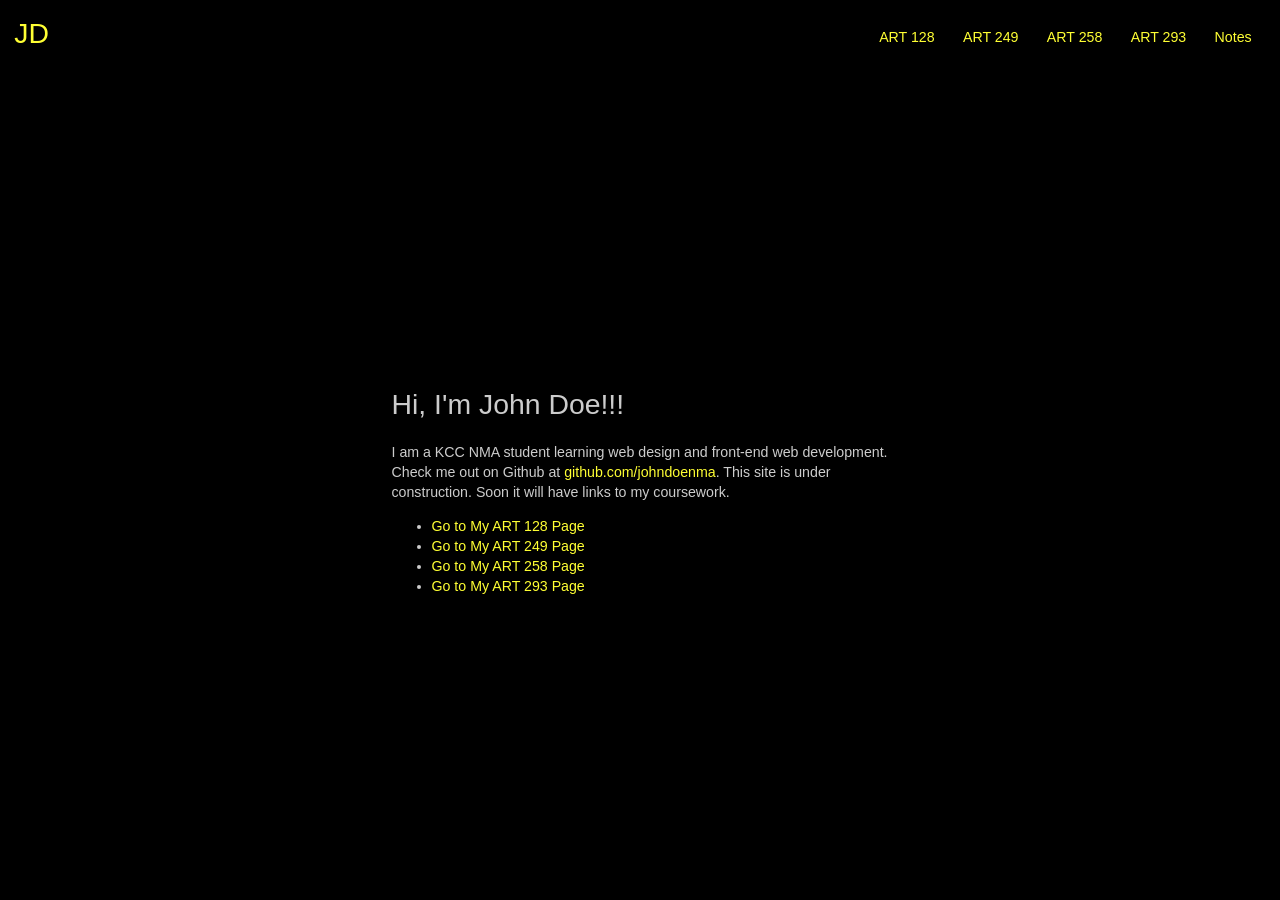
<file: index.html>
<!doctype html>
<html lang="en">

<head>
    <meta charset="utf-8">
    <title>John Doe</title>
    <meta name="description" content="This is my Student Site" />

    <!-- FOR SMALL SCREENS -->
    <meta name="viewport" content="width=device-width, initial-scale=1.0" />

    <!-- FOR IE/EDGE -->
    <meta http-equiv="X-UA-Compatible" content="ie=edge" />

    <!-- MAIN CSS -->
    <link href="css/style.css" rel="stylesheet" type="text/css" />

</head>

<body>

    <header class="site-header">

        <div class="site-id">
            <h1><a href="index.html">JD</a></h1>
        </div>

        <nav class="site-nav">
            <ul>
                <li><a href="art128/index.html">ART 128</a></li>
                <li><a href="art249/index.html">ART 249</a></li>
                <li><a href="art258/index.html">ART 258</a></li>
                <li><a href="art293/index.html">ART 293</a></li>
                <li><a href="notes/index.html">Notes</a></li>
            </ul>
        </nav>

    </header>

    <main class="site-main">

        <div class="container">

            <h1>Hi, I'm John Doe!!!</h1>
            <p>I am a KCC NMA student learning web design and front-end web development. Check me out on Github at <a
                    href="https://github.com/johndoenma">github.com/johndoenma</a>. This site is under
                construction. Soon it will have links to my coursework. </p>
            <ul>
                <li><a href="art128/index.html">Go to My ART 128 Page</a></li>
                <li><a href="art249/index.html">Go to My ART 249 Page</a></li>
                <li><a href="art258/index.html">Go to My ART 258 Page</a></li>
                <li><a href="art293/index.html">Go to My ART 293 Page</a></li>
            </ul>
        </div>

    </main>



</body>

</html>
</file>
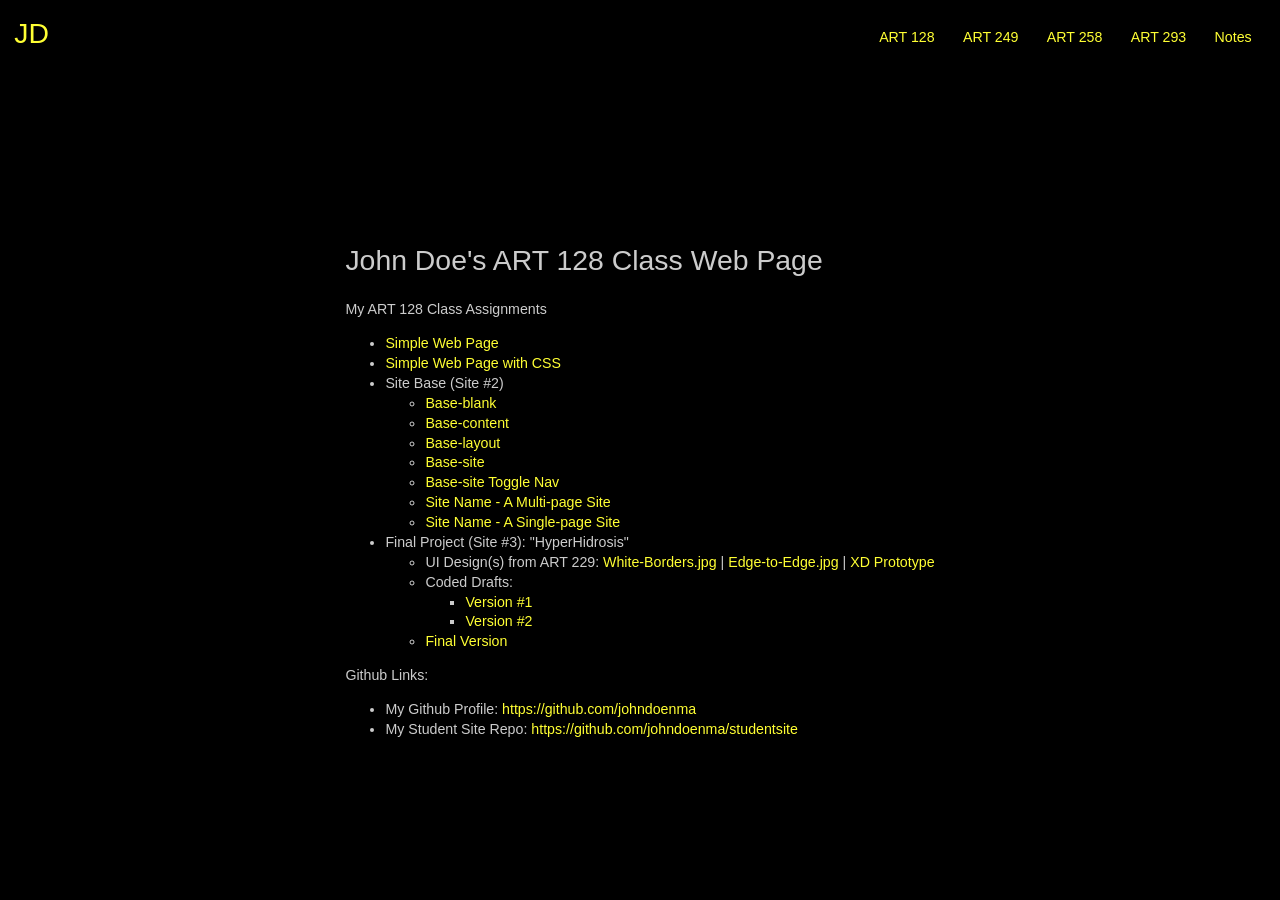
<file: art128/index.html>
<!doctype html>
<html lang="en">

<head>
    <meta charset="utf-8">
    <title>John Doe | ART 128</title>
    <meta name="description" content="This is my Student Site" />

    <!-- FOR SMALL SCREENS -->
    <meta name="viewport" content="width=device-width, initial-scale=1.0" />

    <!-- FOR IE/EDGE -->
    <meta http-equiv="X-UA-Compatible" content="ie=edge" />

    <!-- MAIN CSS -->
    <link href="../css/style.css" rel="stylesheet" type="text/css" />

</head>

<body>

    <header class="site-header">

        <div class="site-id">
            <h1><a href="../index.html">JD</a></h1>
        </div>

        <nav class="site-nav">
            <ul>
                <li><a href="../art128/index.html">ART 128</a></li>
                <li><a href="../art249/index.html">ART 249</a></li>
                <li><a href="../art258/index.html">ART 258</a></li>
                <li><a href="../art293/index.html">ART 293</a></li>
                <li><a href="../notes/index.html">Notes</a></li>
            </ul>
        </nav>

    </header>

    <main class="site-main">

        <div class="container">

            <h1>John Doe's ART 128 Class Web Page</h1>
            <p>My ART 128 Class Assignments</p>
            <ul>
                <li><a href="simplewebpage.html">Simple Web Page</a></li>
                <li><a href="simplewebpagewithcss/index.html">Simple Web Page with CSS</a></li>
                <li>Site Base (Site #2)
                    <ul>
                        <li><a href="base-blank/index.html">Base-blank</a></li>
                        <li><a href="base-content/index.html">Base-content</a></li>
                        <li><a href="base-layout/index.html">Base-layout</a></li>
                        <li><a href="base-site/index.html">Base-site</a></li>
                        <li><a href="base-site-togglenav/index.html">Base-site Toggle Nav</a></li>
                        <li><a href="sitename-multipage/">Site Name - A Multi-page Site</a></li>
                        <li><a href="sitename-singlepage/">Site Name - A Single-page Site</a></li>
                    </ul>
                </li>
                <li>Final Project (Site #3): "HyperHidrosis"
                    <ul>
                        <li>UI Design(s) from ART 229: <a href="ART229-final-ui1.jpg">White-Borders.jpg</a> | <a
                                href="ART229-final-ui2.jpg">Edge-to-Edge.jpg</a> | <a
                                href="https://xd.adobe.com/view/2e03d48f-bca7-49eb-63c3-27435bf8c062-5832/">XD
                                Prototype</a></li>
                        <li>Coded Drafts:
                            <ul>
                                <li><a href="final-v1/index.html">Version #1</a></li>
                                <li><a href="final-v2/index.html">Version #2</a></li>
                            </ul>
                        </li>
                        <li><a href="final/index.html">Final Version</a></li>
                    </ul>
                </li>
            </ul>


            <p>Github Links:</p>
            <ul>
                <li>My Github Profile: <a href="https://github.com/johndoenma">https://github.com/johndoenma</a></li>
                <li>My Student Site Repo: <a
                        href="https://github.com/johndoenma/studentsite">https://github.com/johndoenma/studentsite</a>
                </li>
            </ul>

        </div>

    </main>



</body>

</html>
</file>
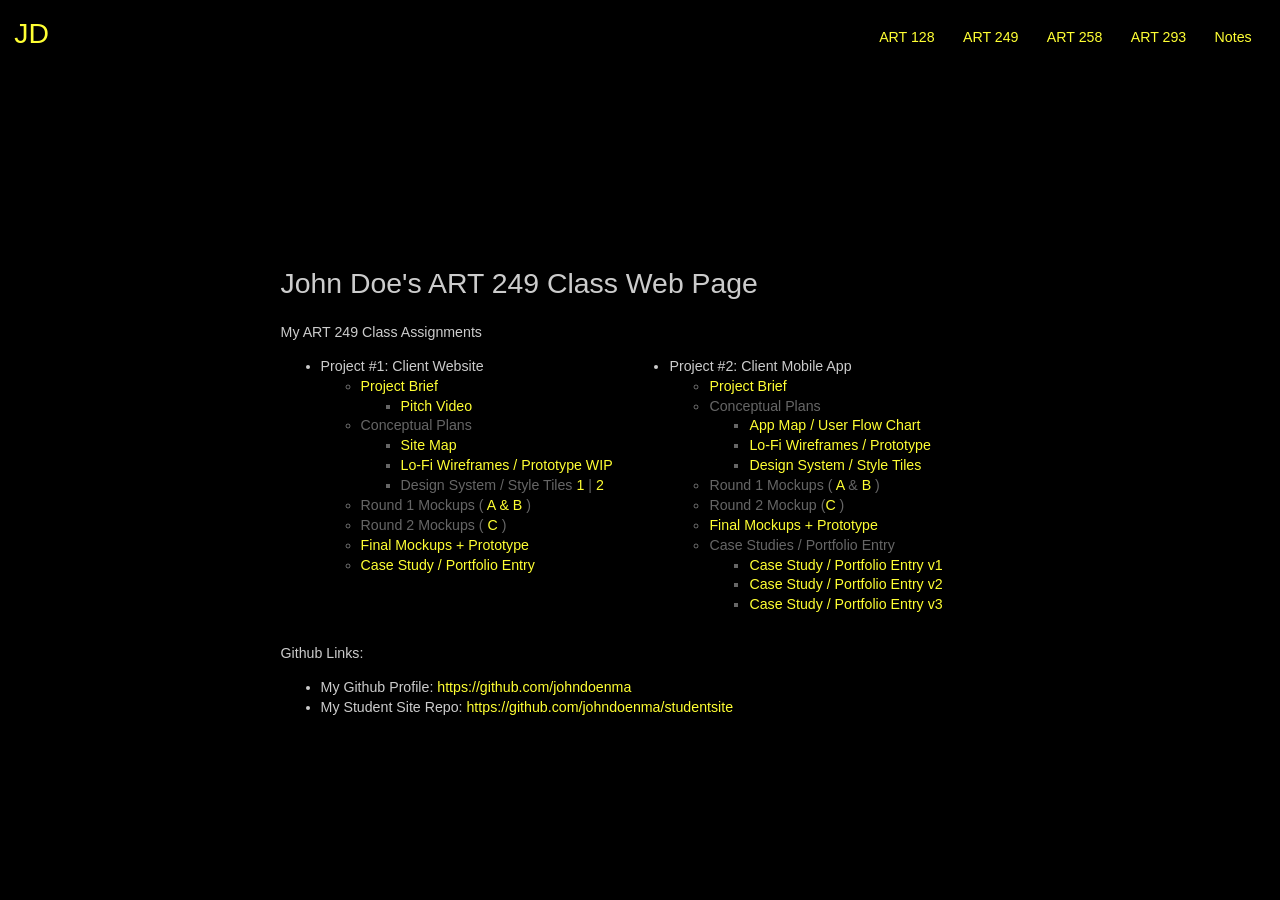
<file: art249/index.html>
<!doctype html>
<html lang="en">

<head>
    <meta charset="utf-8">
    <title>John Doe | ART 249</title>
    <meta name="description" content="This is my Student Site" />

    <!-- FOR SMALL SCREENS -->
    <meta name="viewport" content="width=device-width, initial-scale=1.0" />

    <!-- FOR IE/EDGE -->
    <meta http-equiv="X-UA-Compatible" content="ie=edge" />

    <!-- MAIN CSS -->
    <link href="../css/style.css" rel="stylesheet" type="text/css" />

</head>

<body>

    <header class="site-header">

        <div class="site-id">
            <h1><a href="../index.html">JD</a></h1>
        </div>

        <nav class="site-nav">
            <ul>
                <li><a href="../art128/index.html">ART 128</a></li>
                <li><a href="../art249/index.html">ART 249</a></li>
                <li><a href="../art258/index.html">ART 258</a></li>
                <li><a href="../art293/index.html">ART 293</a></li>
                <li><a href="../notes/index.html">Notes</a></li>
            </ul>
        </nav>

    </header>

    <main class="site-main">
        <div class="container">

            <h1>John Doe's ART 249 Class Web Page</h1>
            <p>My ART 249 Class Assignments</p>
            <ul class="list-two-col list-assignments">
                <li>Project #1: Client Website
                    <ul>
                        <li><a
                                href="https://docs.google.com/document/d/1B0cOzvvNh30CNDyc6u_kPFTY7KdVY8amzreCXE_mMa8/edit?usp=sharing">Project
                                Brief</a></li>
                        <ul>
                            <li><a href="https://www.loom.com/share/137b140c922d444d8935aeef42d9f862">Pitch
                                    Video</a></li>
                        </ul>
                        <li>Conceptual Plans</li>
                        <ul>
                            <li><a href="https://xd.adobe.com/view/c7bf1268-f0c8-401e-93f7-4887b2dd30ac-92ec/">Site
                                    Map</a>
                            </li>
                            <li><a href="https://xd.adobe.com/view/8cf1c9bb-8175-4dac-acef-9e45a5024d6e-d9a2/">Lo-Fi
                                    Wireframes / Prototype WIP</a></li>
                            <li>Design System / Style Tiles <a href="LY-StyleTile–1.png">1</a> | <a
                                    href="LY-StyleTile–2.png">2</a></li>
                        </ul>
                        <li>Round
                            1 Mockups
                            ( <a href="https://xd.adobe.com/view/06ef56f8-cefa-4114-9c62-db53da1ada9b-53bc/">A &
                                B</a> )</li>
                        <li>Round
                            2 Mockups
                            ( <a href="https://xd.adobe.com/view/6e04800c-2376-4b9b-90fb-33191c3377fe-3b57/">C</a> )
                        </li>
                        <li><a href="https://xd.adobe.com/view/1a6b9d46-94db-4326-ad5e-9e8d37dcb101-4f38/">Final
                                Mockups +
                                Prototype</a> </li>
                        <li><a href="https://xd.adobe.com/view/d6649e3f-2fc6-4ddd-8bab-18a861430e08-8337/">Case
                                Study /
                                Portfolio Entry</a> </li>
                    </ul>
                </li>
                <li>Project #2: Client Mobile App
                    <ul>
                        <li><a
                                href="https://docs.google.com/document/d/1VR4ZKwotV5U3i7olV_aSej_nAfOapTs00cOL0qgRDew/edit?usp=sharing">Project
                                Brief</a></li>
                        <li>Conceptual Plans</li>
                        <ul>
                            <li><a
                                    href="https://drive.google.com/file/d/1wRLkBF-uLRrO1pYoAdE__d-n-KNXkKJg/view?usp=sharing">App
                                    Map / User Flow Chart</a></li>
                            <li><a href="https://xd.adobe.com/view/7ef60cbe-1d77-4ab2-8aad-4a33a1465457-2ba5/">Lo-Fi
                                    Wireframes / Prototype</a> </li>
                            <li><a href="https://xd.adobe.com/view/c6eed390-e24c-471b-bbc5-d56e81fb75b9-93bd/">Design
                                    System
                                    / Style Tiles</a> </li>
                        </ul>
                        <li>Round 1 Mockups ( <a href="StyleTileA.png">A</a> & <a href="StyleTileB.png">B</a> )
                        </li>
                        <li>Round 2
                            Mockup (<a href="https://xd.adobe.com/view/cbcf665b-16eb-459d-9958-aca514ffb821-9e9c/">C</a>
                            )</li>
                        <li><a href="https://xd.adobe.com/view/7f07715d-f097-47b0-b7b6-31df0e6ece8a-2a54/"> Final
                                Mockups +
                                Prototype</a></li>
                        <li>Case Studies / Portfolio Entry</li>
                        <ul>
                            <li><a href="https://xd.adobe.com/view/d355ad18-a335-4a4f-bb72-14b62f6df897-8606/">Case
                                    Study /
                                    Portfolio Entry v1</a> </li>
                            <li><a href="https://xd.adobe.com/view/1c786889-9600-4335-91cd-8c9e9b7bc5ce-492b/">Case
                                    Study /
                                    Portfolio Entry v2</a></li>
                            <li><a href="https://xd.adobe.com/view/84530343-884c-47ce-aeb5-a715ee66c103-d100/">Case
                                    Study /
                                    Portfolio Entry v3</a></li>
                        </ul>
                    </ul>
                </li>
            </ul>


            <p>Github Links:</p>
            <ul>
                <li>My Github Profile: <a href="https://github.com/johndoenma">https://github.com/johndoenma</a></li>
                <li>My Student Site Repo: <a
                        href="https://github.com/johndoenma/studentsite">https://github.com/johndoenma/studentsite</a>
                </li>
            </ul>

        </div>

    </main>



</body>

</html>
</file>
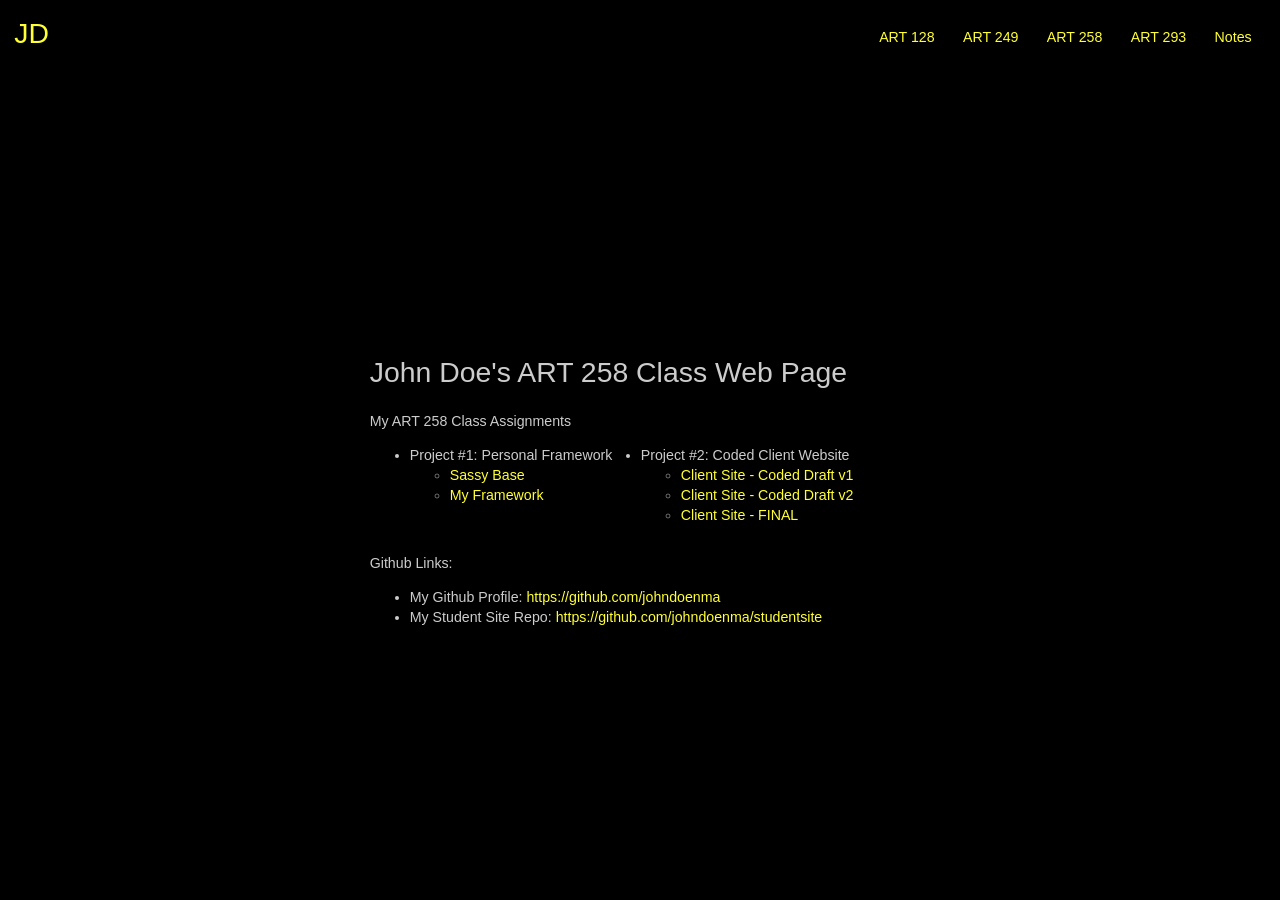
<file: art258/index.html>
<!doctype html>
<html lang="en">

<head>
    <meta charset="utf-8">
    <title>John Doe | ART 258</title>
    <meta name="description" content="This is my Student Site" />

    <!-- FOR SMALL SCREENS -->
    <meta name="viewport" content="width=device-width, initial-scale=1.0" />

    <!-- FOR IE/EDGE -->
    <meta http-equiv="X-UA-Compatible" content="ie=edge" />

    <!-- MAIN CSS -->
    <link href="../css/style.css" rel="stylesheet" type="text/css" />

</head>

<body>

    <header class="site-header">

        <div class="site-id">
            <h1><a href="../index.html">JD</a></h1>
        </div>

        <nav class="site-nav">
            <ul>
                <li><a href="../art128/index.html">ART 128</a></li>
                <li><a href="../art249/index.html">ART 249</a></li>
                <li><a href="../art258/index.html">ART 258</a></li>
                <li><a href="../art293/index.html">ART 293</a></li>
                <li><a href="../notes/index.html">Notes</a></li>
            </ul>
        </nav>

    </header>

    <main class="site-main">

        <div class="container">

            <h1>John Doe's ART 258 Class Web Page</h1>
            <p>My ART 258 Class Assignments</p>
            <ul class="list-two-col list-assignments">
                <li>Project #1: Personal Framework
                    <ul>
                        <li><a href="https://johndoenma.github.io/my-sassybase-2020/">Sassy Base</a></li>
                        <li><a href="https://johndoenma.github.io/mypersonalframework-2020/">My Framework</a></li>
                    </ul>
                </li>
                <li>Project #2: Coded Client Website
                    <ul>
                        <li><a href="beardpapa-v1/index.html">Client Site - Coded Draft v1</a></li>
                        <li><a href="beardpapa-v2/index.html">Client Site - Coded Draft v2</a></li>
                        <li><a href="https://johndoenma.github.io/beardpapa">Client Site - FINAL</a></li>
                    </ul>
                </li>
            </ul>


            <p>Github Links:</p>
            <ul>
                <li>My Github Profile: <a href="https://github.com/johndoenma">https://github.com/johndoenma</a></li>
                <li>My Student Site Repo: <a
                        href="https://github.com/johndoenma/studentsite">https://github.com/johndoenma/studentsite</a>
                </li>
            </ul>

        </div>

    </main>



</body>

</html>
</file>
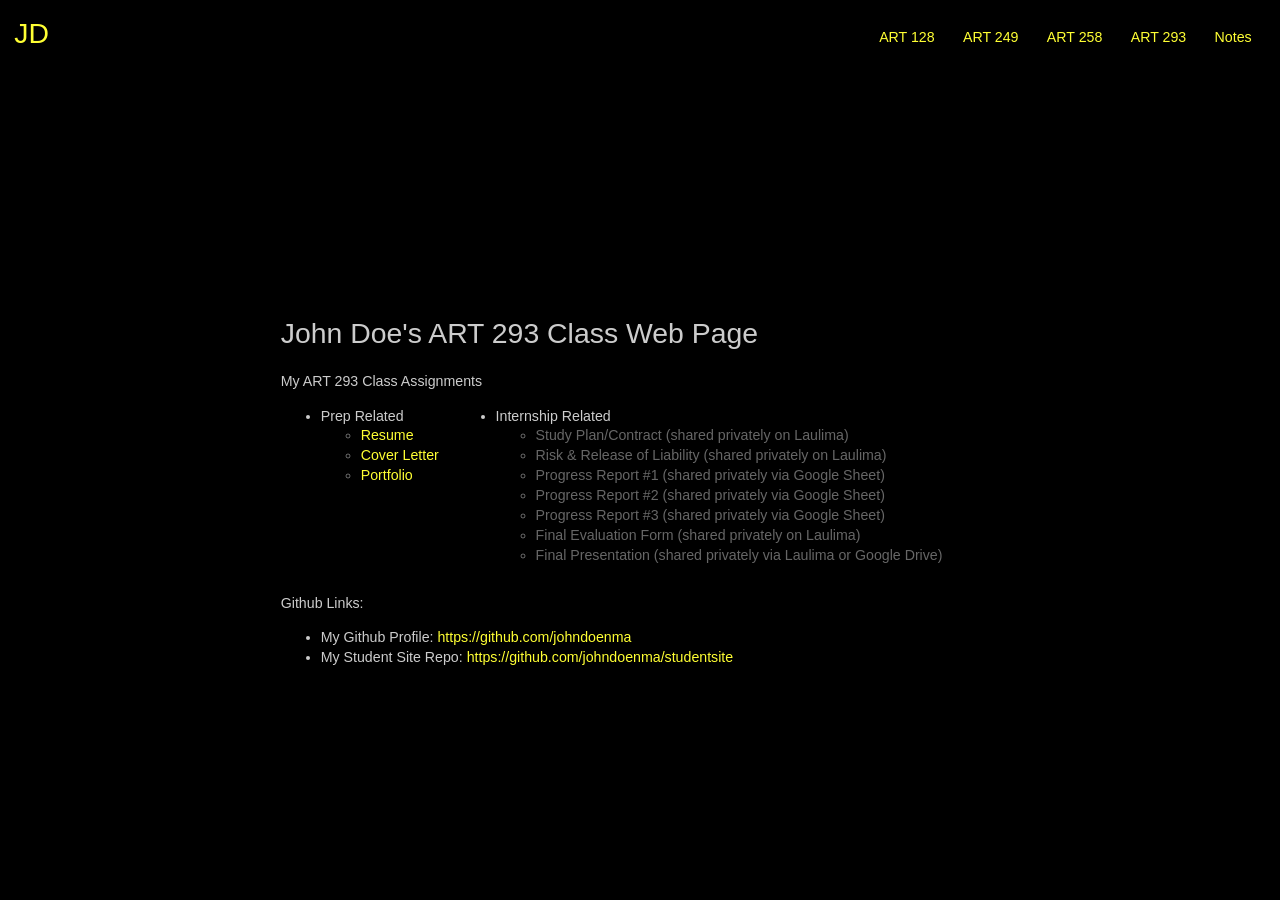
<file: art293/index.html>
<!doctype html>
<html lang="en">

<head>
    <meta charset="utf-8">
    <title>John Doe | ART 293</title>
    <meta name="description" content="This is my Student Site" />

    <!-- FOR SMALL SCREENS -->
    <meta name="viewport" content="width=device-width, initial-scale=1.0" />

    <!-- FOR IE/EDGE -->
    <meta http-equiv="X-UA-Compatible" content="ie=edge" />

    <!-- MAIN CSS -->
    <link href="../css/style.css" rel="stylesheet" type="text/css" />

</head>

<body>

    <header class="site-header">

        <div class="site-id">
            <h1><a href="../index.html">JD</a></h1>
        </div>

        <nav class="site-nav">
            <ul>
                <li><a href="../art128/index.html">ART 128</a></li>
                <li><a href="../art249/index.html">ART 249</a></li>
                <li><a href="../art258/index.html">ART 258</a></li>
                <li><a href="../art293/index.html">ART 293</a></li>
                <li><a href="../notes/index.html">Notes</a></li>
            </ul>
        </nav>

    </header>

    <main class="site-main">

        <div class="container">

            <h1>John Doe's ART 293 Class Web Page</h1>
            <p>My ART 293 Class Assignments</p>
            <ul class="list-two-col list-assignments">
                <li>Prep Related
                    <ul>
                        <li><a href="johndoe-resume.pdf">Resume</a></li>
                        <li><a
                                href="https://docs.google.com/document/d/1ggvfz1Ajre3muOTLtT6R_kLm5dLchMcpEduzI1lsxDU/edit?usp=sharing">Cover
                                Letter</a></li>
                        <li><a
                                href="http://nma.kcc.hawaii.edu/gargiulo/tests/portfolios/customportfolio1/index.html">Portfolio</a>
                        </li>
                    </ul>
                </li>
                <li>Internship Related
                    <ul>
                        <li>Study Plan/Contract (shared privately on Laulima)</li>
                        <li>Risk & Release of Liability (shared privately on Laulima)</li>
                        <li>Progress Report #1 (shared privately via Google Sheet)</li>
                        <li>Progress Report #2 (shared privately via Google Sheet)</li>
                        <li>Progress Report #3 (shared privately via Google Sheet)</li>
                        <li>Final Evaluation Form (shared privately on Laulima)</li>
                        <li>Final Presentation (shared privately via Laulima or Google Drive)</li>
                    </ul>
                </li>
            </ul>


            <p>Github Links:</p>
            <ul>
                <li>My Github Profile: <a href="https://github.com/johndoenma">https://github.com/johndoenma</a></li>
                <li>My Student Site Repo: <a
                        href="https://github.com/johndoenma/studentsite">https://github.com/johndoenma/studentsite</a>
                </li>
            </ul>

        </div>

    </main>



</body>

</html>
</file>
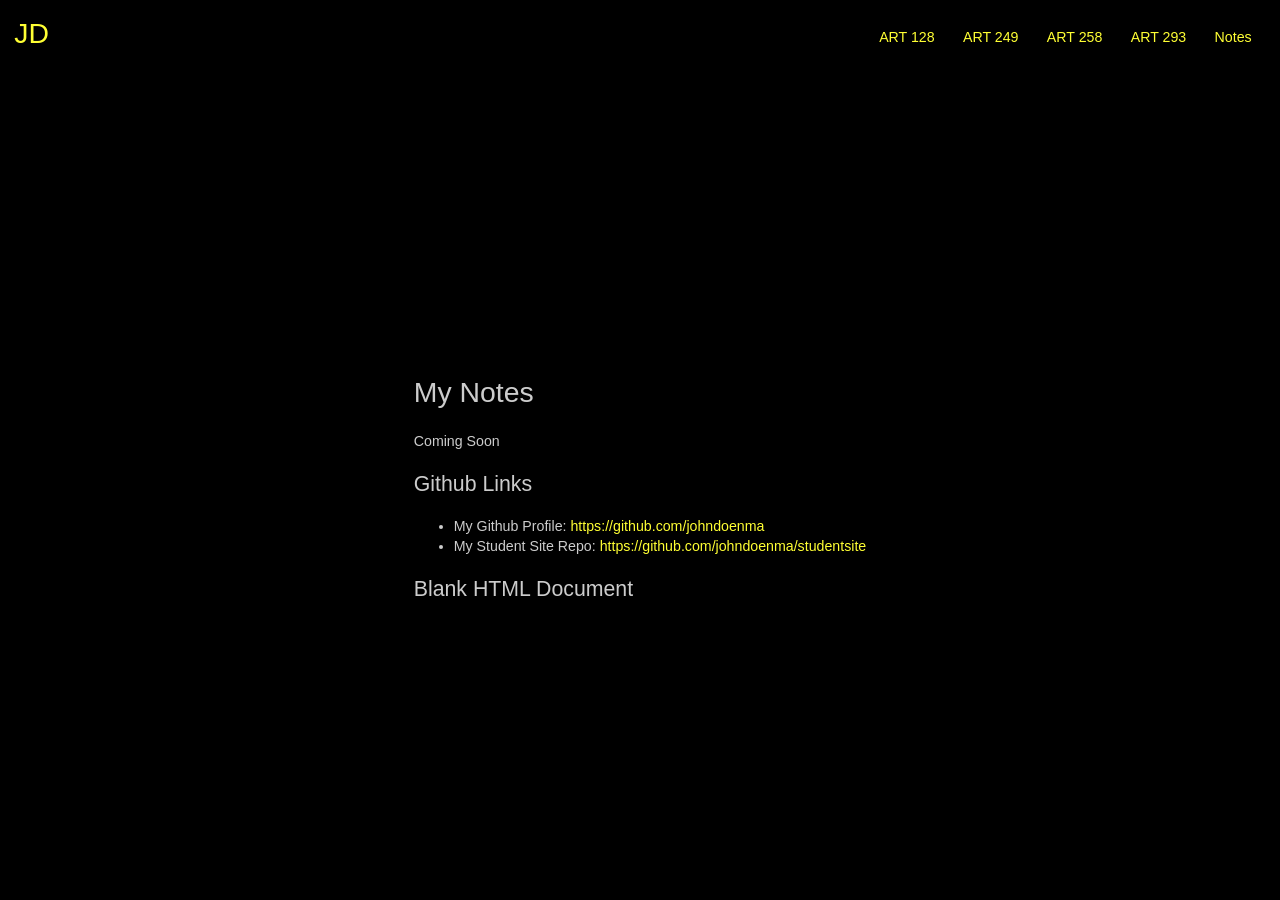
<file: notes/index.html>
<!doctype html>
<html lang="en">

<head>
    <meta charset="utf-8">
    <title>John Doe | Notes</title>
    <meta name="description" content="This is my Student Site" />

    <!-- FOR SMALL SCREENS -->
    <meta name="viewport" content="width=device-width, initial-scale=1.0" />

    <!-- FOR IE/EDGE -->
    <meta http-equiv="X-UA-Compatible" content="ie=edge" />

    <!-- MAIN CSS -->
    <link href="../css/style.css" rel="stylesheet" type="text/css" />

</head>

<body>

    <header class="site-header">

        <div class="site-id">
            <h1><a href="../index.html">JD</a></h1>
        </div>

        <nav class="site-nav">
            <ul>
                <li><a href="../art128/index.html">ART 128</a></li>
                <li><a href="../art249/index.html">ART 249</a></li>
                <li><a href="../art258/index.html">ART 258</a></li>
                <li><a href="../art293/index.html">ART 293</a></li>
                <li><a href="../notes/index.html">Notes</a></li>
            </ul>
        </nav>

    </header>

    <main class="site-main">

        <div class="container">

            <h1>My Notes</h1>
            <p>Coming Soon</p>

            <h2>Github Links</h2>
            <ul>
                <li>My Github Profile: <a href="https://github.com/johndoenma">https://github.com/johndoenma</a></li>
                <li>My Student Site Repo: <a
                        href="https://github.com/johndoenma/studentsite">https://github.com/johndoenma/studentsite</a>
                </li>
            </ul>

            <h2>Blank HTML Document</h2>
            <script src="https://gist.github.com/johndoenma/e68ae39160c46be3c7d9d504fe49dc18.js"></script>
        </div>

    </main>


</body>

</html>
</file>
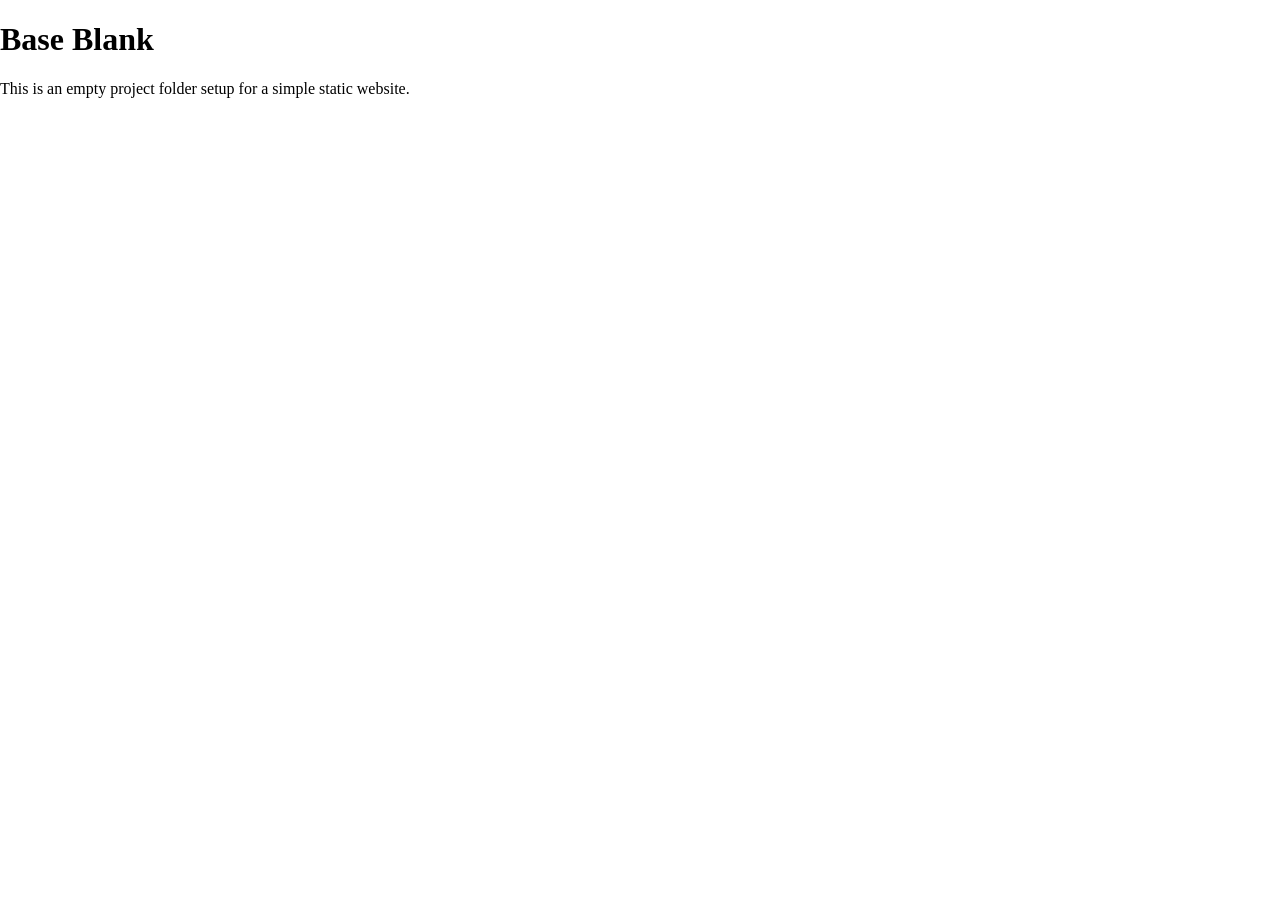
<file: art128/base-blank/index.html>
<!doctype html>
<html lang="en">
<head>
    <meta charset="ut-8" />
    <title>Site Base | Base Blank</title>
    <meta name="description" content="This is a Starter HTML, CSS, and JS Boilerplate/Framework." />

    <!-- FOR SMALL SCREENS -->
    <meta name="viewport" content="width=device-width, initial-scale=1.0" />

    <!-- FOR IE/EDGE -->
    <meta http-equiv="X-UA-Compatible" content="ie=edge" />

    <!-- MAIN CSS STYLES -->
    <link href="css/style.css" rel="stylesheet" type="text/css" />


</head>
<body>

<h1>Base Blank</h1>
<p>This is an empty project folder setup for a simple static website.</p>

<!-- MAIN JS FILE -->
<script src="js/script.js"></script>

</body>
</html>
</file>
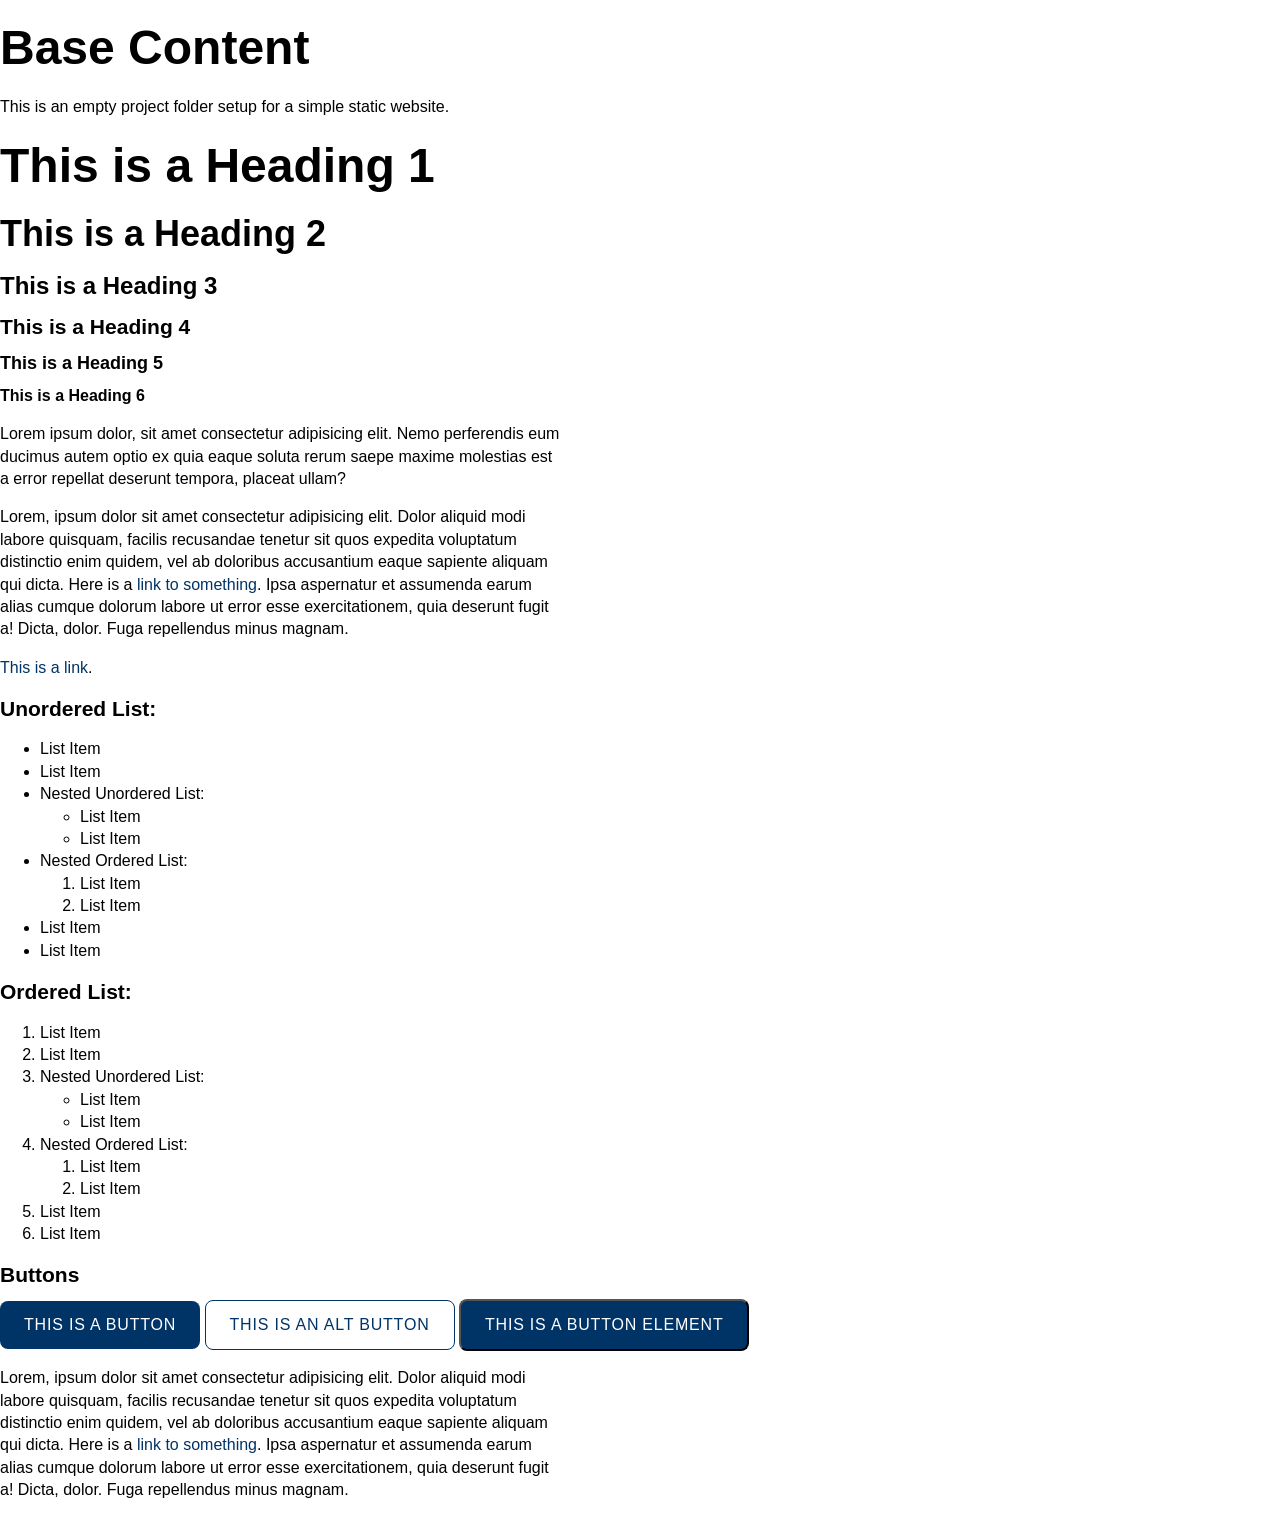
<file: art128/base-content/index.html>
<!doctype html>
<html lang="en">
<head>
    <meta charset="ut-8" />
    <title>Site Base | Base Content</title>
    <meta name="description" content="This is a Starter HTML, CSS, and JS Boilerplate/Framework." />

    <!-- FOR SMALL SCREENS -->
    <meta name="viewport" content="width=device-width, initial-scale=1.0" />

    <!-- FOR IE/EDGE -->
    <meta http-equiv="X-UA-Compatible" content="ie=edge" />

    <!-- MAIN CSS STYLES -->
    <link href="css/style.css" rel="stylesheet" type="text/css" />


</head>
<body>
    
    <h1>Base Content</h1>
    <p>This is an empty project folder setup for a simple static website.</p>
    
    <h1>This is a Heading 1</h1>
    <h2>This is a Heading 2</h2>
    <h3>This is a Heading 3</h3>
    <h4>This is a Heading 4</h4>
    <h5>This is a Heading 5</h5>
    <h6>This is a Heading 6</h6>

    <p>Lorem ipsum dolor, sit amet consectetur adipisicing elit. Nemo perferendis eum ducimus autem optio ex quia eaque soluta rerum saepe maxime molestias est a error repellat deserunt tempora, placeat&nbsp;ullam?</p>
    
    <p>Lorem, ipsum dolor sit amet consectetur adipisicing elit. Dolor aliquid modi labore quisquam, facilis recusandae tenetur sit quos expedita voluptatum distinctio enim quidem, vel ab doloribus accusantium eaque sapiente aliquam qui dicta. Here is a <a href="#">link to something</a>. Ipsa aspernatur et assumenda earum alias cumque dolorum labore ut error esse exercitationem, quia deserunt fugit a! Dicta, dolor. Fuga repellendus minus&nbsp;magnam.</p>

    <p><a href="#">This is a link</a>.</p>

    <h4>Unordered List:</h4>
    <ul>
        <li>List Item</li>
        <li>List Item</li>
        <li>
        Nested Unordered List:
        <ul>
            <li>List Item</li>
            <li>List Item</li>
        </ul>
        </li>
        <li>
        Nested Ordered List:
        <ol>
            <li>List Item</li>
            <li>List Item</li>
        </ol>
        </li>
        <li>List Item</li>
        <li>List Item</li>
    </ul>

    <h4>Ordered List:</h4>
    <ol>
        <li>List Item</li>
        <li>List Item</li>
        <li>
        Nested Unordered List:
        <ul>
            <li>List Item</li>
            <li>List Item</li>
        </ul>
        </li>
        <li>
        Nested Ordered List:
        <ol>
            <li>List Item</li>
            <li>List Item</li>
        </ol>
        </li>
        <li>List Item</li>
        <li>List Item</li>
    </ol>

    <h4>Buttons</h4>

    <a href="#" class="button">This is a Button</a>
    <a href="#" class="button alt">This is an Alt Button</a>
    <button>This is a Button element</button>
    

    
    <p>Lorem, ipsum dolor sit amet consectetur adipisicing elit. Dolor aliquid modi labore quisquam, facilis recusandae tenetur sit quos expedita voluptatum distinctio enim quidem, vel ab doloribus accusantium eaque sapiente aliquam qui dicta. Here is a <a href="#">link to something</a>. Ipsa aspernatur et assumenda earum alias cumque dolorum labore ut error esse exercitationem, quia deserunt fugit a! Dicta, dolor. Fuga repellendus minus&nbsp;magnam.</p>

    <!-- MAIN JS FILE -->
<script src="js/script.js"></script>

</body>
</html>
</file>
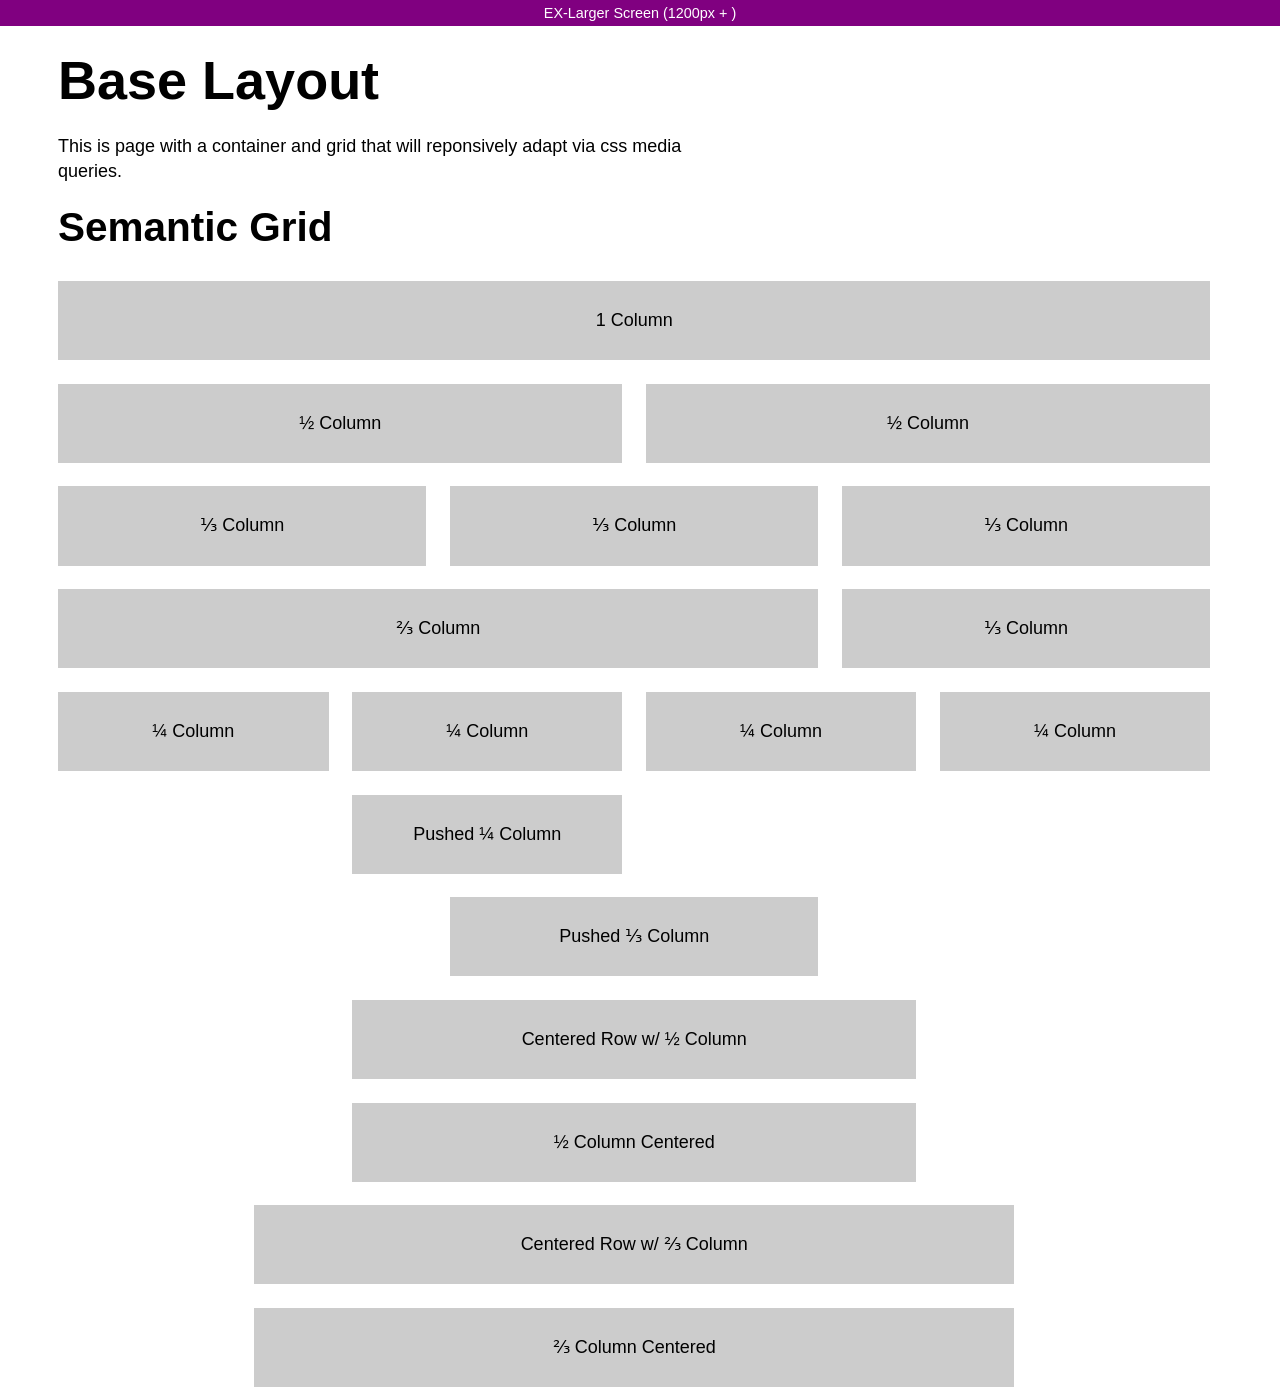
<file: art128/base-layout/index.html>
<!doctype html>
<html lang="en">
<head>
    <meta charset="ut-8" />
    <title>Site Base | Base Layout</title>
    <meta name="description" content="This is a Starter HTML, CSS, and JS Boilerplate/Framework." />

    <!-- FOR SMALL SCREENS -->
    <meta name="viewport" content="width=device-width, initial-scale=1.0" />

    <!-- FOR IE/EDGE -->
    <meta http-equiv="X-UA-Compatible" content="ie=edge" />

    <!-- MAIN CSS STYLES -->
    <link href="css/style.css" rel="stylesheet" type="text/css" />


</head>
<body class="demo">
    
<div class="container">
    <h1>Base Layout</h1>
    <p>This is page with a container and grid that will reponsively adapt via css media queries.</p>


    <h2>Semantic Grid</h2>

    <div class="row">
        <div class="column one-whole">
            <p>1 Column</p>
        </div>
    </div>

    <div class="row">
        <div class="column one-half">
            <p>&frac12; Column</p>
        </div>
        <div class="column one-half">
            <p>&frac12; Column</p>
        </div>
    </div>

    <div class="row">
        <div class="column one-third">
            <p>&frac13; Column</p>
        </div>
        <div class="column one-third">
            <p>&frac13; Column </p>
        </div>
        <div class="column one-third">
            <p>&frac13; Column</p>
        </div>
    </div>

    <div class="row">
        <div class="column two-thirds">
            <p>&frac23; Column</p>
        </div>
        <div class="column one-third">
            <p>&frac13; Column </p>
        </div>
    </div>

    <div class="row">
        <div class="column one-fourth">
            <p>&frac14; Column</p>
        </div>
        <div class="column one-fourth">
            <p>&frac14; Column</p>
        </div>
        <div class="column one-fourth">
            <p>&frac14; Column</p>
        </div>
        <div class="column one-fourth">
            <p>&frac14; Column</p>
        </div>
    </div>

    <div class="row">
        <div class="column one-fourth push-one-fourth">
            <p>Pushed &frac14; Column</p>
        </div>
    </div>

    <div class="row">
        <div class="column one-third push-one-third">
            <p>Pushed &frac13; Column</p>
        </div>
    </div>


    <div class="row centered">
        <div class="column one-half">
            <p>Centered Row w/ &frac12; Column</p>
        </div>
    </div>


    <div class="row">
        <div class="column one-half centered">
            <p>&frac12; Column Centered</p>
        </div>
    </div>


    <div class="row centered">
        <div class="column two-thirds">
            <p>Centered Row w/ &frac23; Column</p>
        </div>
    </div>


    <div class="row">
        <div class="column two-thirds centered">
            <p>&frac23; Column Centered</p>
        </div>
    </div>

</div>
    
    

    <!-- MAIN JS FILE -->
<script src="js/script.js"></script>

</body>
</html>
</file>
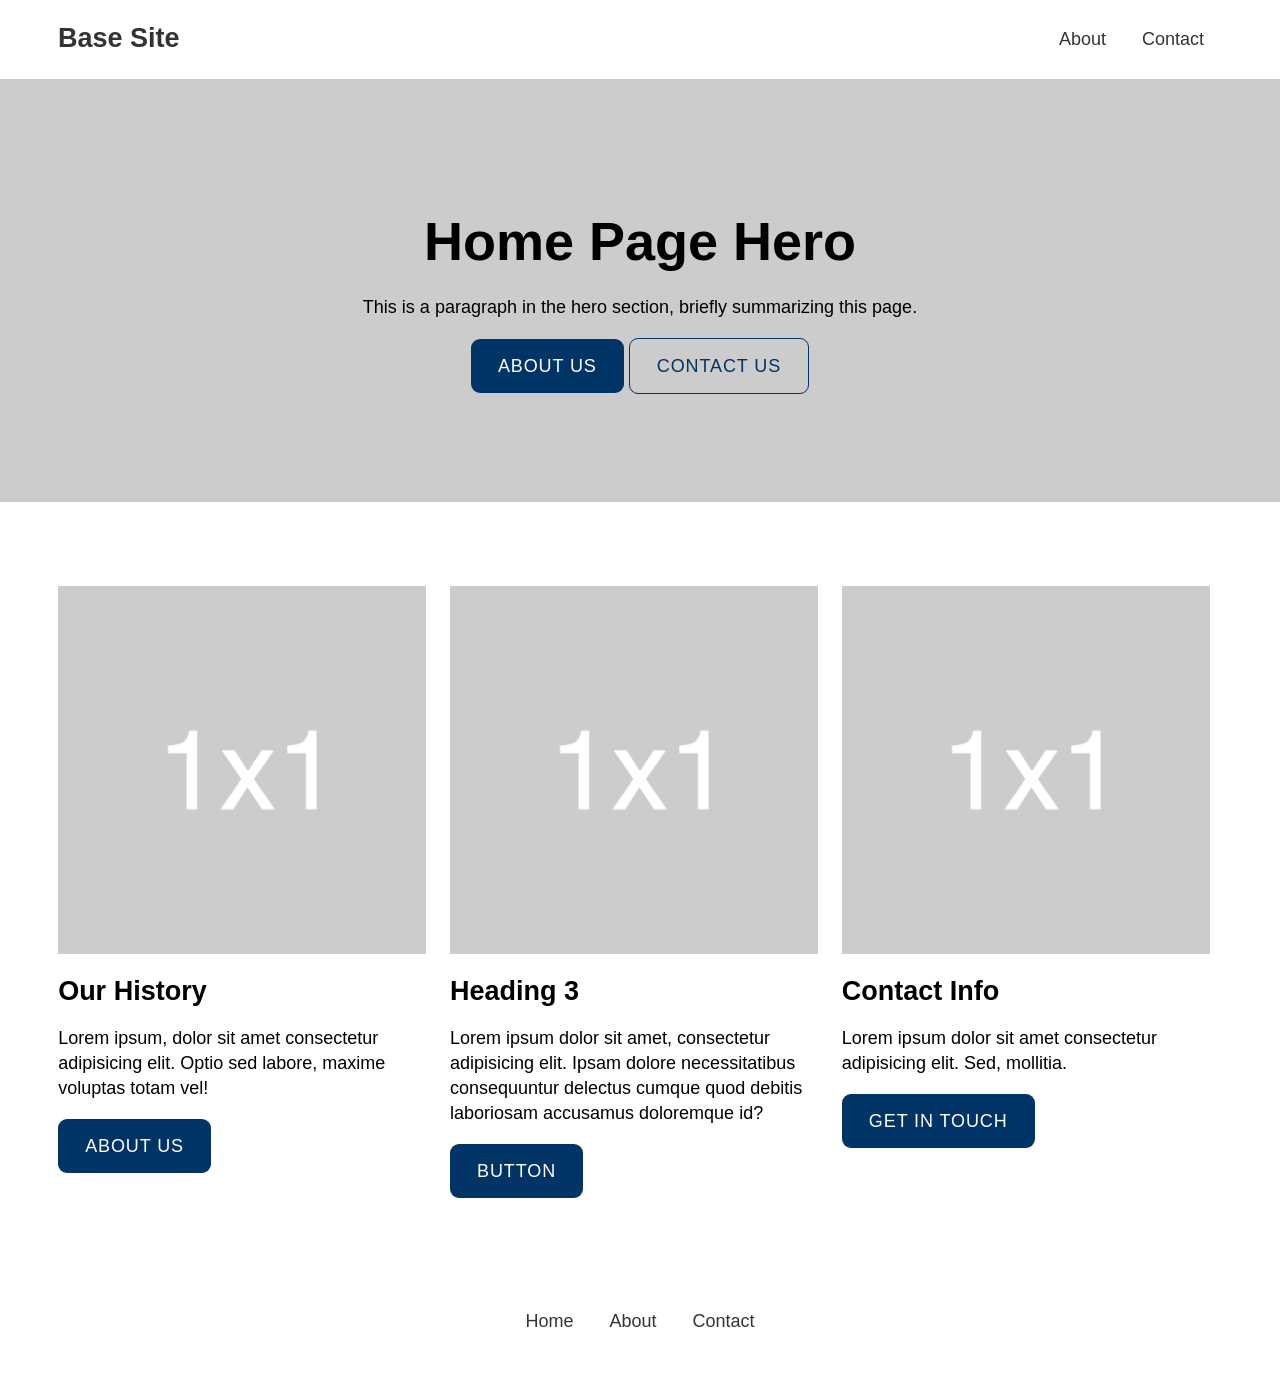
<file: art128/base-site-subpages/index.html>
<!doctype html>
<html lang="en">

<head>
    <meta charset="ut-8" />
    <title>Site Base | Subpages</title>
    <meta name="description" content="This is a Starter HTML, CSS, and JS Boilerplate/Framework." />

    <!-- FOR SMALL SCREENS -->
    <meta name="viewport" content="width=device-width, initial-scale=1.0" />

    <!-- FOR IE/EDGE -->
    <meta http-equiv="X-UA-Compatible" content="ie=edge" />

    <!-- MAIN CSS STYLES -->
    <link href="css/style.css" rel="stylesheet" type="text/css" />


</head>

<body>

    <header class="site-header toggle-nav">
        <div class="container">
            <div class="site-id">
                <h1><a href="index.html">Base Site</a></h1>
            </div>
            <nav class="site-nav">
                <div class="menu-button navicon">Menu</div>
                <ul>
                    <li class="hideonlarge"><a href="index.html">Home</a></li>
                    <li><a href="about.html">About</a></li>
                    <li><a href="contact.html">Contact</a></li>
                </ul>
            </nav>
        </div>
    </header>

    <main class="site-main">
        <section class="hero">
            <h2>Home Page Hero</h2>
            <p>This is a paragraph in the hero section, briefly summarizing this page. </p>
            <a href="about.html" class="button">About Us</a>
            <a href="contact.html" class="button alt"> Contact Us</a>
        </section>
        <section>
            <div class="container">
                <div class="row">
                    <div class="column one-third">
                        <img src="img/placeholder.gif" alt="Placeholder Image">
                        <h3>Our History</h3>
                        <p>Lorem ipsum, dolor sit amet consectetur adipisicing elit. Optio sed labore, maxime voluptas
                            totam vel!</p>
                        <a href="about.html" class="button">About Us</a>
                    </div>
                    <div class="column one-third">
                        <img src="img/placeholder.gif" alt="Placeholder Image">
                        <h3>Heading 3</h3>
                        <p>Lorem ipsum dolor sit amet, consectetur adipisicing elit. Ipsam dolore necessitatibus
                            consequuntur delectus cumque quod debitis laboriosam accusamus doloremque id?</p>
                        <a href="#" class="button">Button</a>
                    </div>
                    <div class="column one-third">
                        <img src="img/placeholder.gif" alt="Placeholder Image">
                        <h3>Contact Info</h3>
                        <p>Lorem ipsum dolor sit amet consectetur adipisicing elit. Sed, mollitia.</p>
                        <a href="contact.html" class="button">Get in Touch</a>
                    </div>
                </div>
            </div>
        </section>
    </main>

    <footer class="site-footer">
        <nav class="site-nav">
            <ul>
                <li><a href="index.html">Home</a></li>
                <li><a href="about.html">About</a></li>
                <li><a href="contact.html">Contact</a></li>
            </ul>
        </nav>
    </footer>



    <!-- MAIN JS FILE -->
    <script src="js/script.js"></script>

</body>

</html>
</file>
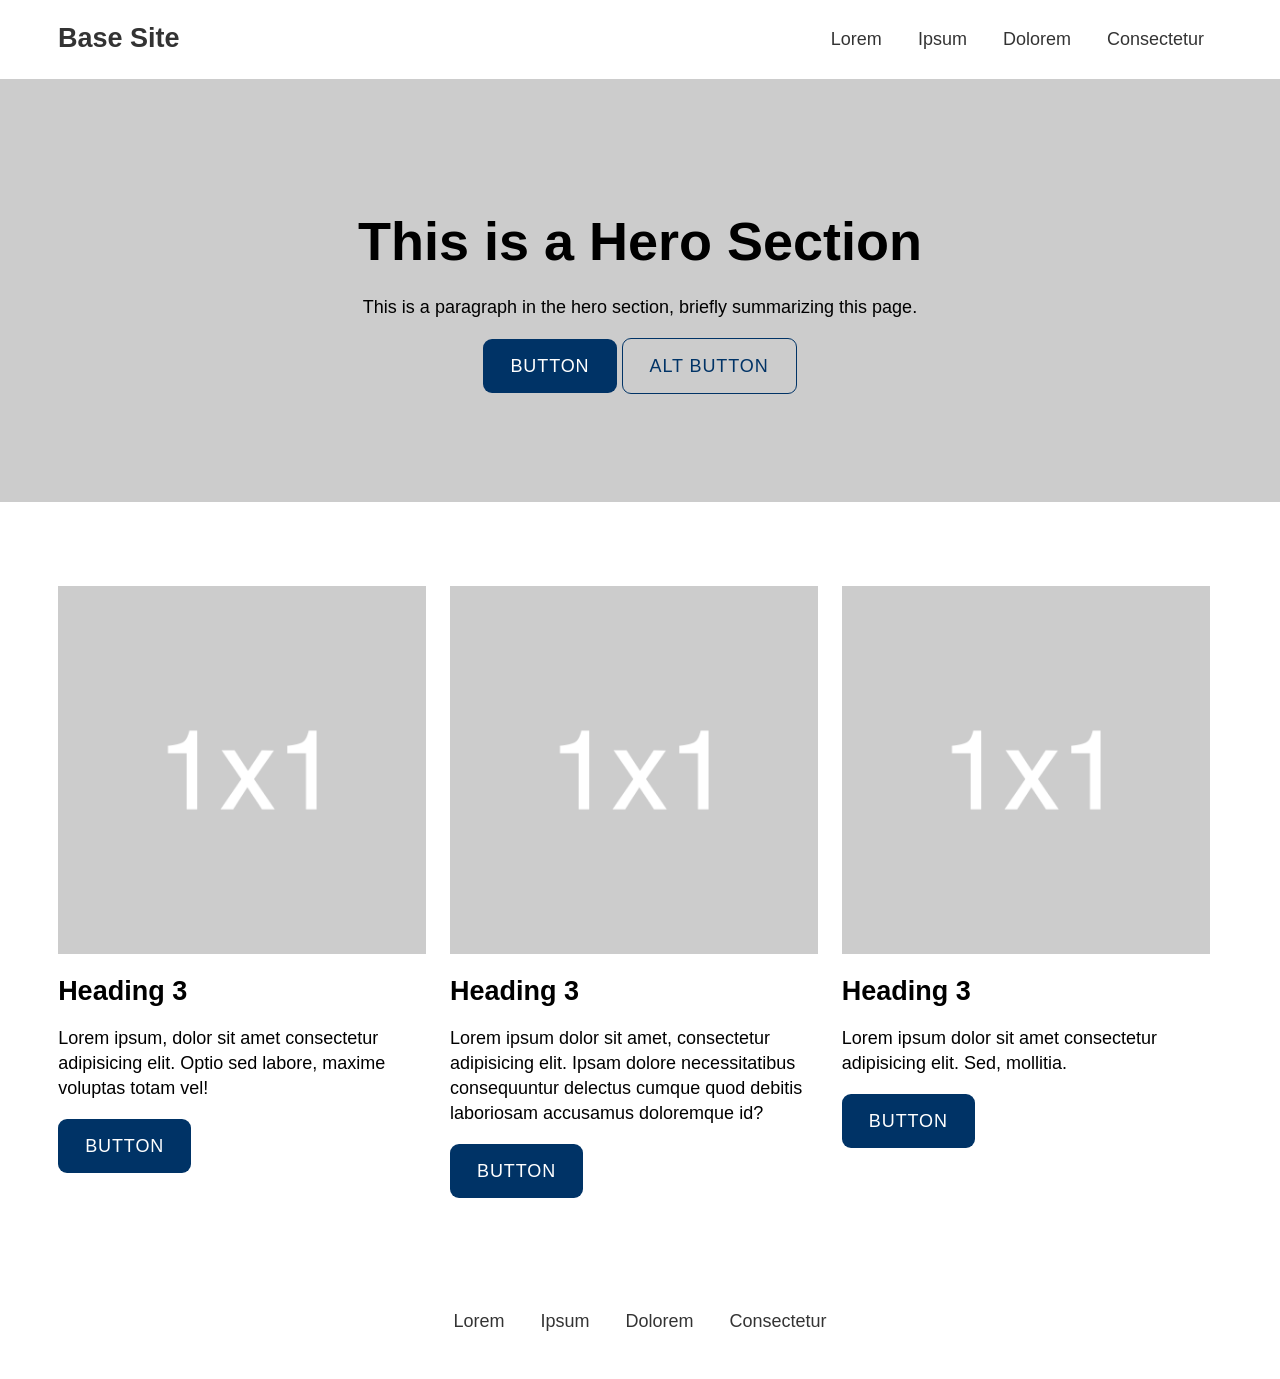
<file: art128/base-site-togglenav/index.html>
<!doctype html>
<html lang="en">
<head>
    <meta charset="ut-8" />
    <title>Site Base | Toggle Nav</title>
    <meta name="description" content="This is a Starter HTML, CSS, and JS Boilerplate/Framework." />

    <!-- FOR SMALL SCREENS -->
    <meta name="viewport" content="width=device-width, initial-scale=1.0" />

    <!-- FOR IE/EDGE -->
    <meta http-equiv="X-UA-Compatible" content="ie=edge" />

    <!-- MAIN CSS STYLES -->
    <link href="css/style.css" rel="stylesheet" type="text/css" />


</head>
<body>

<header class="site-header toggle-nav">
    <div class="container">
        <div class="site-id">
            <h1><a href="index.html">Base Site</a></h1>
        </div>
        <nav class="site-nav">
            <div class="menu-button navicon">Menu</div>
            <ul>
                <li><a href="#">Lorem</a></li>
                <li><a href="#">Ipsum</a></li>
                <li><a href="#">Dolorem</a></li>
                <li><a href="#">Consectetur</a></li>
            </ul>
        </nav>
    </div>
</header>

<main class="site-main">
        <section class="hero">
            <h2>This is a Hero Section</h2>
            <p>This is a paragraph in the hero section, briefly summarizing this page. </p>
            <a href="#" class="button">Button</a>
            <a href="#" class="button alt">Alt Button</a>
        </section>
        <section>
            <div class="container">
                <div class="row">
                    <div class="column one-third">
                        <img src="img/placeholder.gif" alt="Placeholder Image">
                        <h3>Heading 3</h3>
                        <p>Lorem ipsum, dolor sit amet consectetur adipisicing elit. Optio sed labore, maxime voluptas totam vel!</p>
                        <a href="#" class="button">Button</a>
                    </div>
                    <div class="column one-third">
                        <img src="img/placeholder.gif" alt="Placeholder Image">
                        <h3>Heading 3</h3>
                        <p>Lorem ipsum dolor sit amet, consectetur adipisicing elit. Ipsam dolore necessitatibus consequuntur delectus cumque quod debitis laboriosam accusamus doloremque id?</p>
                        <a href="#" class="button">Button</a>
                    </div>
                    <div class="column one-third">
                        <img src="img/placeholder.gif" alt="Placeholder Image">
                        <h3>Heading 3</h3>
                        <p>Lorem ipsum dolor sit amet consectetur adipisicing elit. Sed, mollitia.</p>
                        <a href="#" class="button">Button</a>
                    </div>
                </div>
            </div>
        </section>
</main>

<footer class="site-footer">
    <nav class="site-nav">
        <ul>
            <li><a href="#">Lorem</a></li>
            <li><a href="#">Ipsum</a></li>
            <li><a href="#">Dolorem</a></li>
            <li><a href="#">Consectetur</a></li>
        </ul>
    </nav>
</footer>
    
    

<!-- MAIN JS FILE -->
<script src="js/script.js"></script>

</body>
</html>
</file>
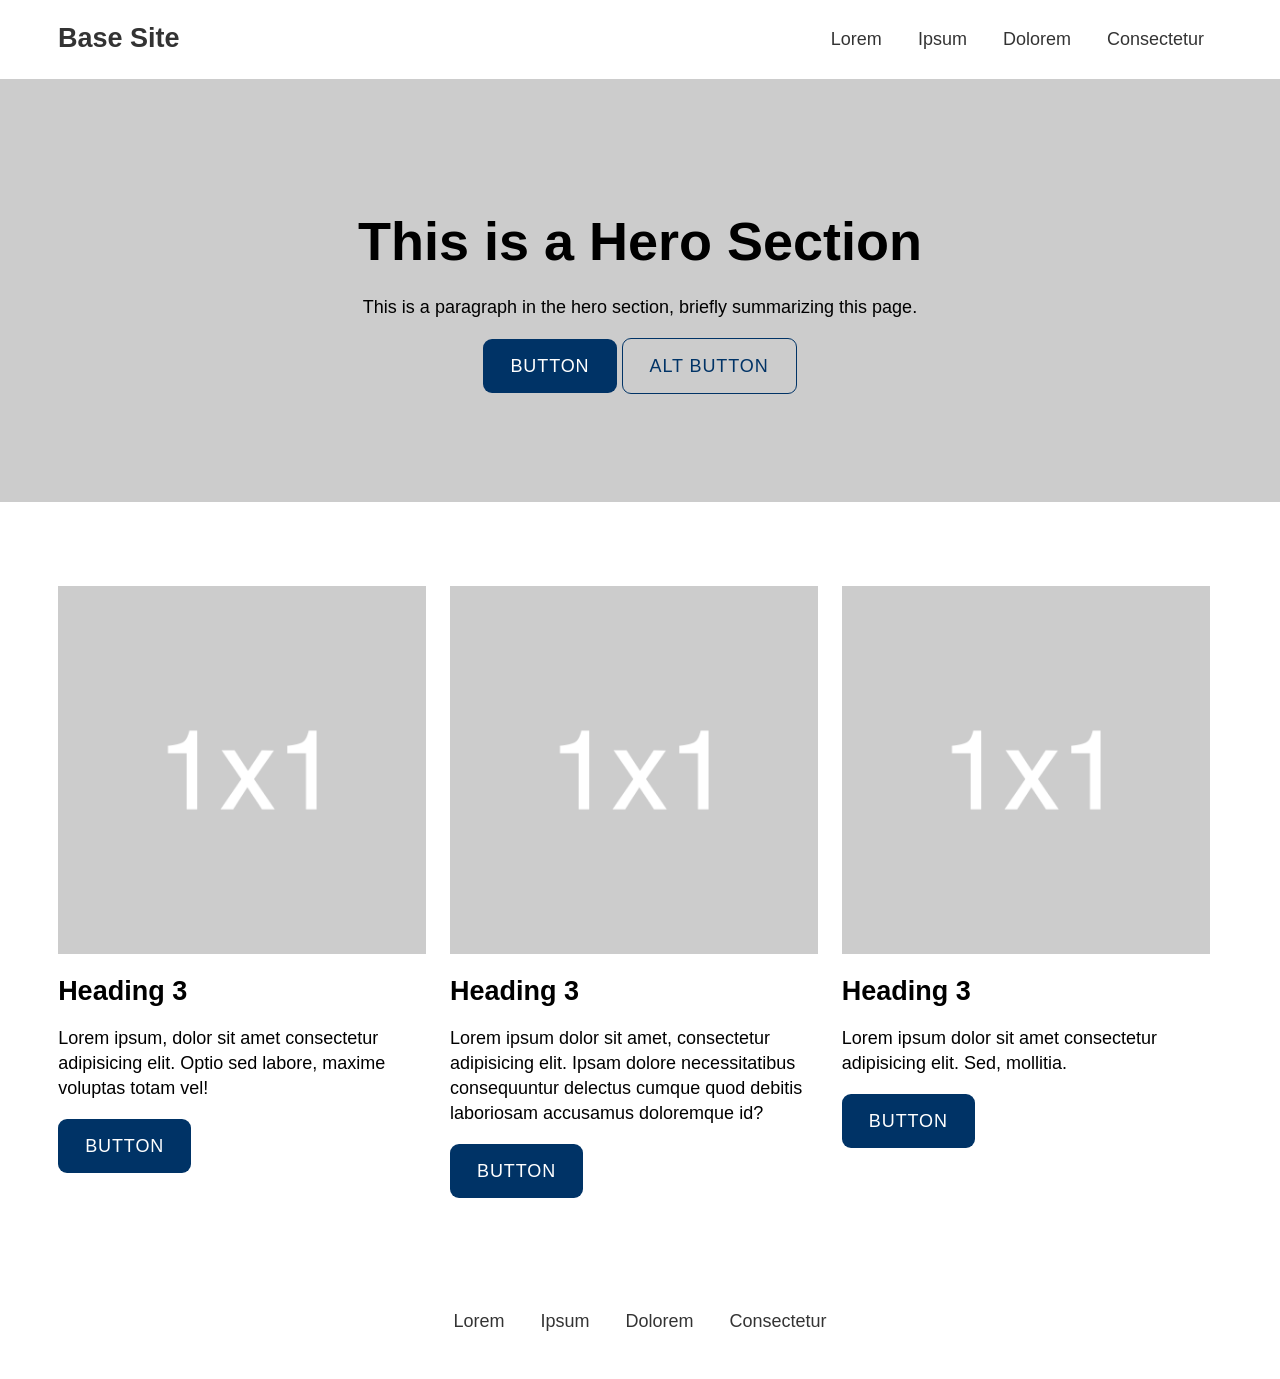
<file: art128/base-site/index.html>
<!doctype html>
<html lang="en">
<head>
    <meta charset="ut-8" />
    <title>Site Base | Base Site</title>
    <meta name="description" content="This is a Starter HTML, CSS, and JS Boilerplate/Framework." />

    <!-- FOR SMALL SCREENS -->
    <meta name="viewport" content="width=device-width, initial-scale=1.0" />

    <!-- FOR IE/EDGE -->
    <meta http-equiv="X-UA-Compatible" content="ie=edge" />

    <!-- MAIN CSS STYLES -->
    <link href="css/style.css" rel="stylesheet" type="text/css" />


</head>
<body>

<header class="site-header">
    <div class="container">
        <div class="site-id">
            <h1><a href="index.html">Base Site</a></h1>
        </div>
        <nav class="site-nav">
            <ul>
                <li><a href="#">Lorem</a></li>
                <li><a href="#">Ipsum</a></li>
                <li><a href="#">Dolorem</a></li>
                <li><a href="#">Consectetur</a></li>
            </ul>
        </nav>
    </div>
</header>

<main class="site-main">
        <section class="hero">
            <h2>This is a Hero Section</h2>
            <p>This is a paragraph in the hero section, briefly summarizing this page. </p>
            <a href="#" class="button">Button</a>
            <a href="#" class="button alt">Alt Button</a>
        </section>
        <section>
            <div class="container">
                <div class="row">
                    <div class="column one-third">
                        <img src="img/placeholder.gif" alt="Placeholder Image">
                        <h3>Heading 3</h3>
                        <p>Lorem ipsum, dolor sit amet consectetur adipisicing elit. Optio sed labore, maxime voluptas totam vel!</p>
                        <a href="#" class="button">Button</a>
                    </div>
                    <div class="column one-third">
                        <img src="img/placeholder.gif" alt="Placeholder Image">
                        <h3>Heading 3</h3>
                        <p>Lorem ipsum dolor sit amet, consectetur adipisicing elit. Ipsam dolore necessitatibus consequuntur delectus cumque quod debitis laboriosam accusamus doloremque id?</p>
                        <a href="#" class="button">Button</a>
                    </div>
                    <div class="column one-third">
                        <img src="img/placeholder.gif" alt="Placeholder Image">
                        <h3>Heading 3</h3>
                        <p>Lorem ipsum dolor sit amet consectetur adipisicing elit. Sed, mollitia.</p>
                        <a href="#" class="button">Button</a>
                    </div>
                </div>
            </div>
        </section>
</main>

<footer class="site-footer">
    <nav class="site-nav">
        <ul>
            <li><a href="#">Lorem</a></li>
            <li><a href="#">Ipsum</a></li>
            <li><a href="#">Dolorem</a></li>
            <li><a href="#">Consectetur</a></li>
        </ul>
    </nav>
</footer>
    
    

<!-- MAIN JS FILE -->
<script src="js/script.js"></script>

</body>
</html>
</file>
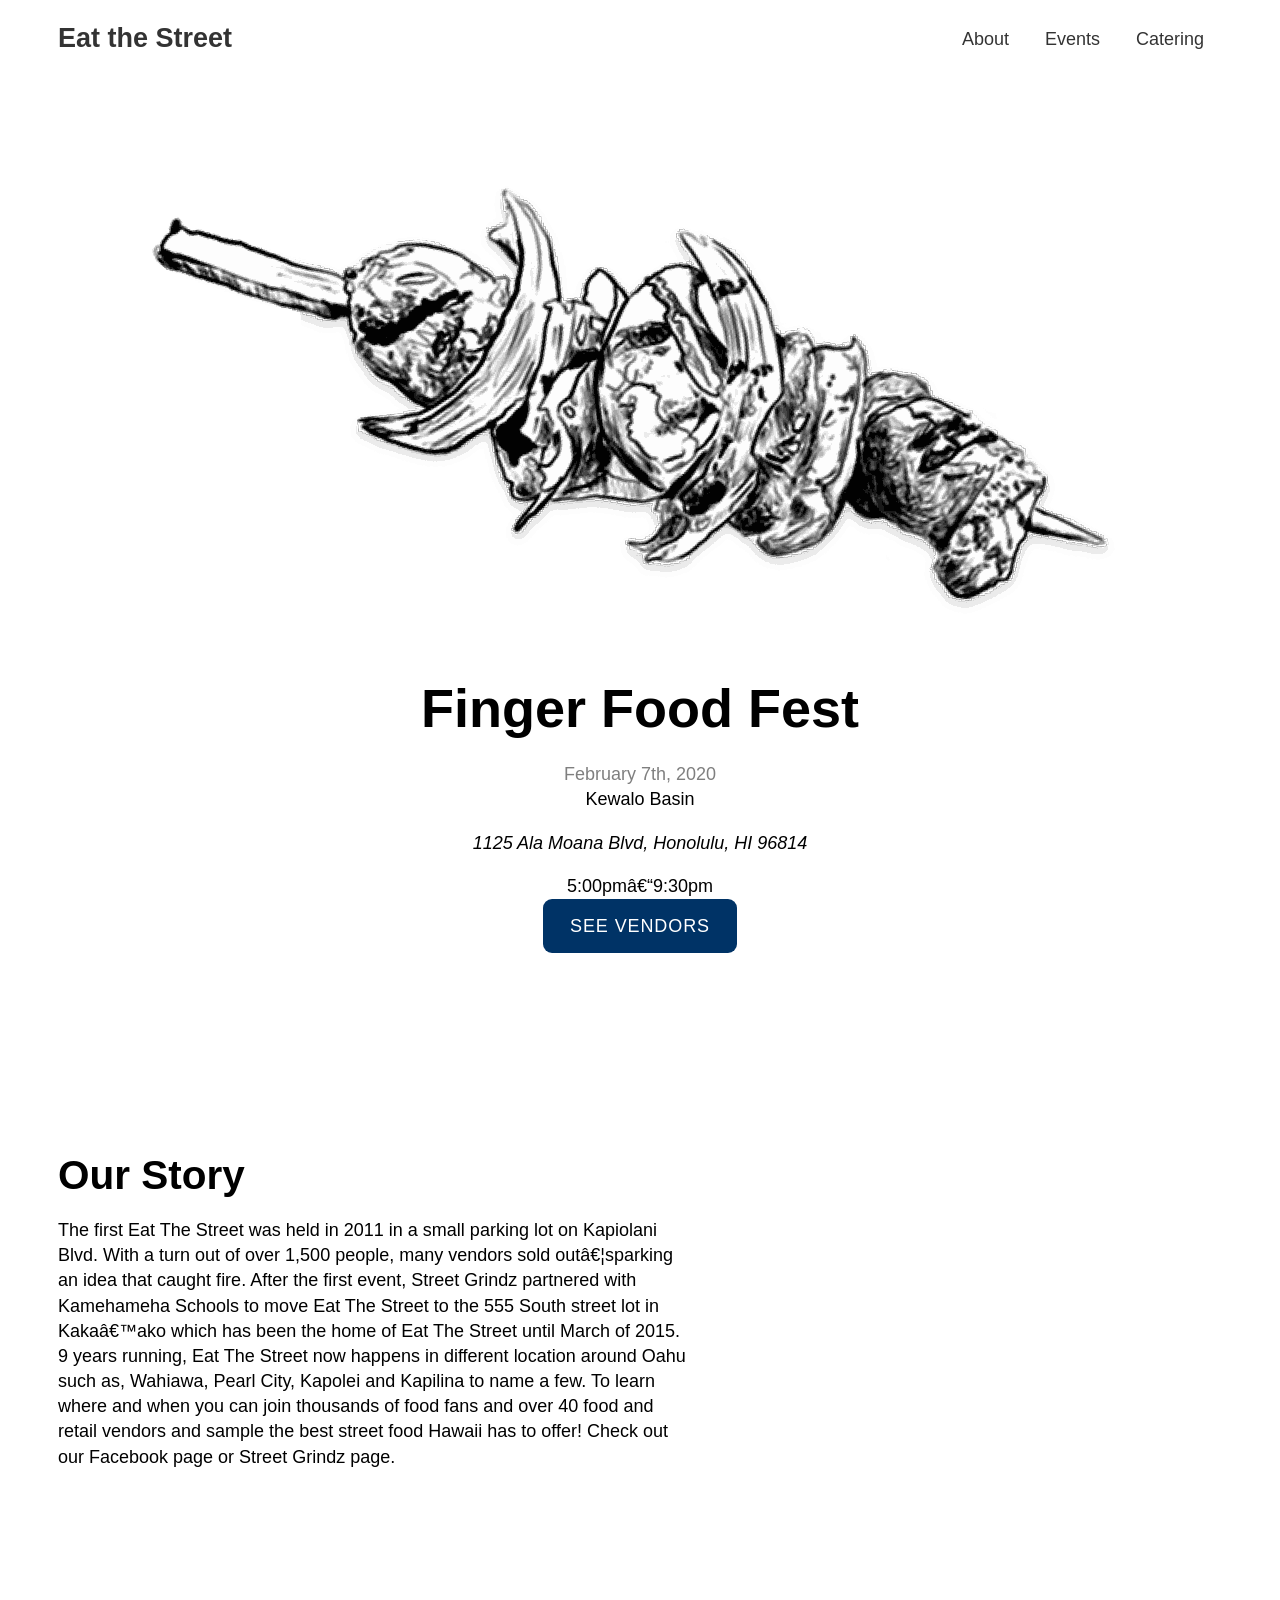
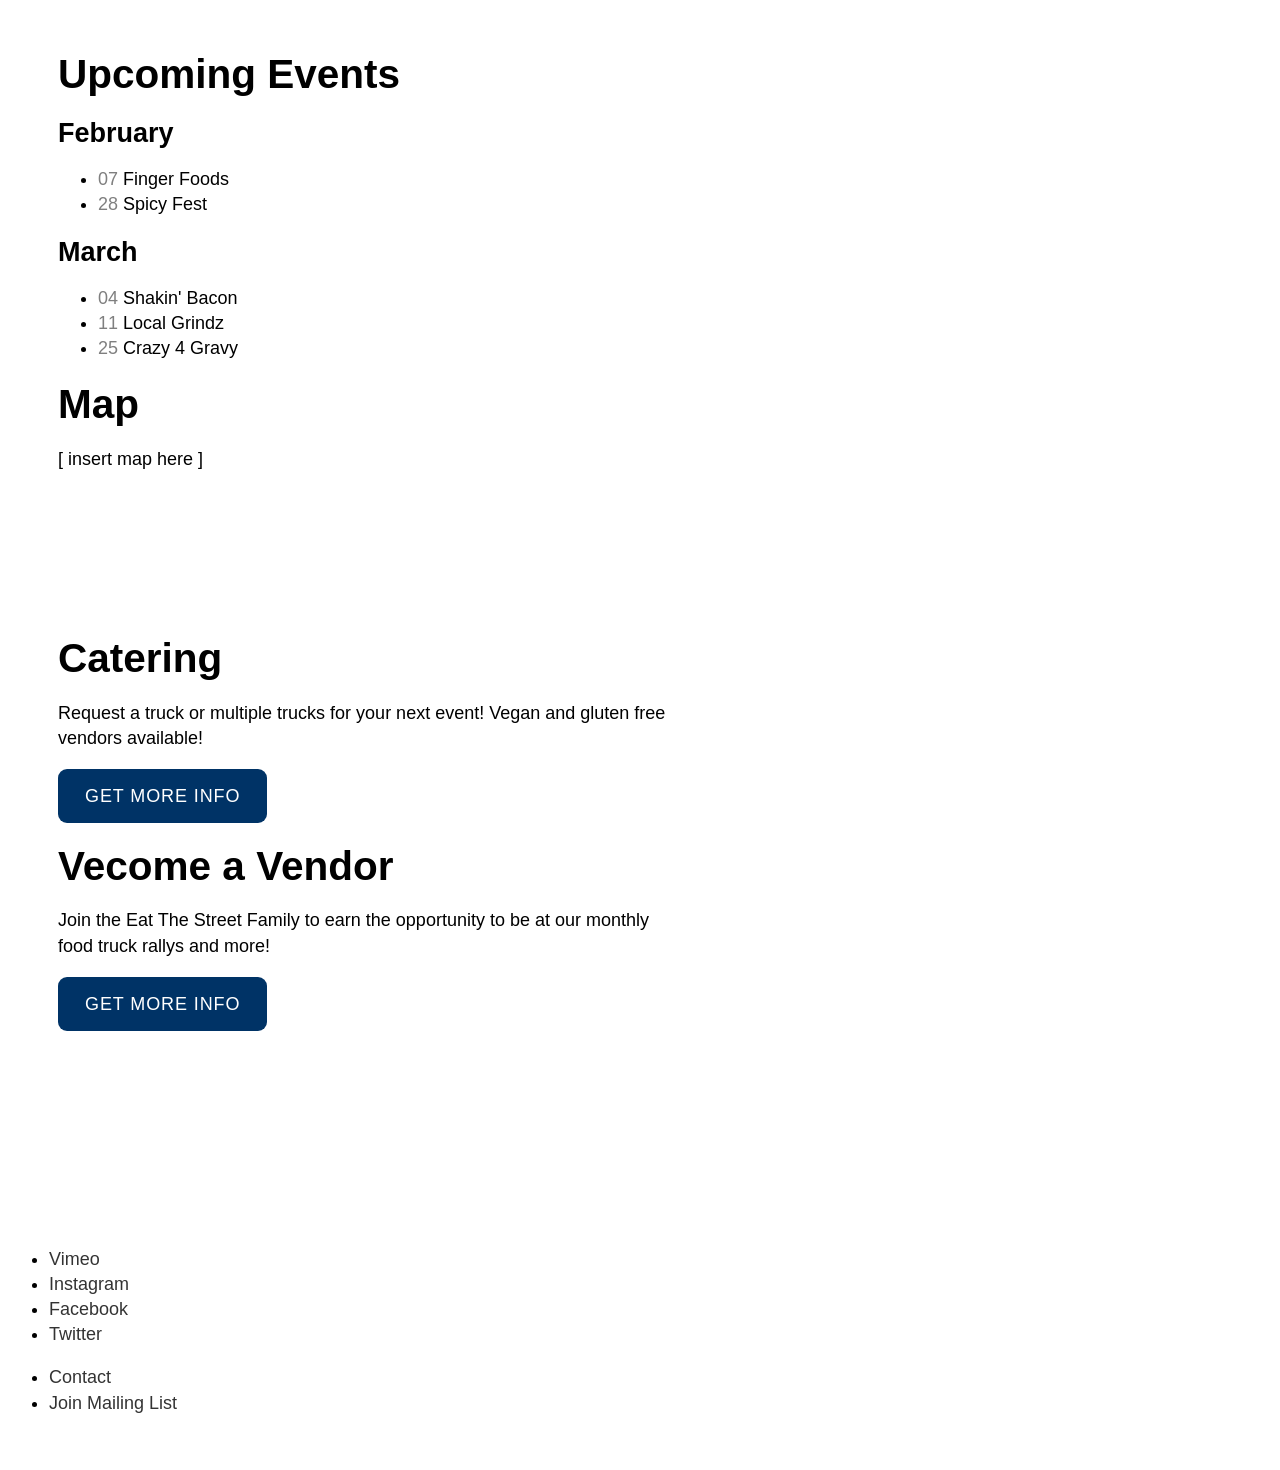
<file: art128/eatthestreet-v1/index.html>
<!doctype html>
<html lang="en">

<head>
    <meta charset="ut-8" />
    <title>Eat The Street</title>
    <meta name="description" content="A Food Event in Honolulu" />

    <!-- FOR SMALL SCREENS -->
    <meta name="viewport" content="width=device-width, initial-scale=1.0" />

    <!-- FOR IE/EDGE -->
    <meta http-equiv="X-UA-Compatible" content="ie=edge" />

    <!-- MAIN CSS STYLES -->
    <link href="css/style.css" rel="stylesheet" type="text/css" />


</head>

<body>

    <header class="site-header toggle-nav sticky">
        <div class="container">
            <div class="site-id">
                <h1><a class="scroll" href="#home">Eat the Street</a></h1>
            </div>
            <nav class="site-nav">
                <div class="menu-button navicon">Menu</div>
                <ul>
                    <li><a class="scroll" href="#about">About</a></li>
                    <li><a class="scroll" href="#events">Events</a></li>
                    <li><a class="scroll" href="#catering">Catering</a></li>
                </ul>
            </nav>
        </div>
    </header>

    <main id="home" class="site-main">

        <section class="hero">

            <img src="img/kebob.gif" alt="Kebabob" />

            <h2>Finger Food Fest</h2>
            <div class="date">February 7th, 2020</div>
            <div class="location">Kewalo Basin</div>
            <address>
                1125 Ala Moana Blvd,
                Honolulu, HI 96814
            </address>
            <div class="hours">
                5:00pm–9:30pm
            </div>
            <a href="#" class="scroll button">See Vendors</a>
        </section>

        <section id="about">
            <div class="container">
                <h2>Our Story</h2>
                <p>The first Eat The Street was held in 2011 in a small parking lot on Kapiolani Blvd. With a turn out
                    of
                    over 1,500 people, many vendors sold out…sparking an idea that caught fire. After the first event,
                    Street Grindz partnered with Kamehameha Schools to move Eat The Street to the 555 South street lot
                    in
                    Kaka’ako which has been the home of Eat The Street until March of 2015. 9 years running, Eat The
                    Street
                    now happens in different location around Oahu such as, Wahiawa, Pearl City, Kapolei and Kapilina to
                    name
                    a few. To learn where and when you can join thousands of food fans and over 40 food and retail
                    vendors
                    and sample the best street food Hawaii has to offer! Check out our Facebook page or Street Grindz
                    page.
                </p>
            </div>
        </section>

        <section id="events">
            <div class="container">
                <h2>Upcoming Events</h2>
                <h3>February</h3>
                <ul>
                    <li>
                        <span class="date">07</span>
                        Finger Foods
                    </li>
                    <li>
                        <span class="date">28</span>
                        Spicy Fest
                    </li>
                </ul>
                <h3>March</h3>
                <ul>
                    <li>
                        <span class="date">04</span>
                        Shakin' Bacon
                    </li>
                    <li>
                        <span class="date">11</span>
                        Local Grindz
                    </li>
                    <li>
                        <span class="date">25</span>
                        Crazy 4 Gravy
                    </li>
                </ul>


                <h2>Map</h2>
                [ insert map here ]

            </div>
        </section>

        <section id="catering">
            <div class="container">

                <h2>Catering</h2>
                <p>Request a truck or multiple trucks for your next event! Vegan and gluten free vendors available!</p>
                <a href="#" class="button">Get More Info</a>

                <h2>Vecome a Vendor</h2>
                <p>Join the Eat The Street Family to earn the opportunity to be at our monthly food truck rallys and
                    more!</p>
                <a href="#" class="button">Get More Info</a>

            </div>
        </section>

    </main>

    <footer class="site-footer">
        <nav class="social-nav">
            <ul>
                <li><a href="#">Vimeo</a></li>
                <li><a href="#">Instagram</a></li>
                <li><a href="#">Facebook</a></li>
                <li><a href="#">Twitter</a></li>
            </ul>
        </nav>
        <nav class="bottom-nav">
            <ul>
                <li><a href="#">Contact</a></li>
                <li><a href="#">Join Mailing List</a></li>
            </ul>
        </nav>
    </footer>



    <!-- SCROLL JS FILE -->
    <script src="js/scroll.js"></script>

    <!-- MAIN JS FILE -->
    <script src="js/script.js"></script>

</body>

</html>
</file>
<file: css/style.css>
/* GLOBAL RESET */
* { box-sizing: border-box; }
body { margin: 0; }

/* GLOBAL COLORS  */
body {
    background-color: rgba(0,0,0,1);
    color: rgba(255,255,255,.8);
}
a { color: rgba(255,255,51,1); }

/* GLOBAL TYPOGRAPHY */
body {
    font-family: Helvetica, Arial, sans-serif;
    font-size: 88.75%; /* 14px */
    line-height: 1.4;
}
p { max-width: 35em; }
a { text-decoration: none; }
h1, h2, h3 { font-weight: normal;}

/* LAYOUT */
body {
    min-height: 100vh;
    display: grid;
    grid-template-rows: auto 1fr;
}

.container {
    margin: 0 auto;
    max-width: 1000px;
    padding: 0 1em;
}

/* SITE STRUCTURE */
.site-header {
    display: flex;
    justify-content: space-between;
    padding: 1em;
}

.site-header h1 {
    margin: 0;
}

/* SITE NAV */
.site-nav ul {
    display: flex;
    list-style: none;
    margin: 0;
    padding: 0;
}

.site-nav a {
    padding: 1em;
    display: block;
}

/* SITE MAIN */
.site-main {
    display: flex;
    flex-direction: column;
    justify-content: center;
    align-items: center;
}

/* TWO COLUMN LISTS  */
.list-two-col {
    display: flex;
    flex-wrap: wrap;
}
.list-two-col ul {
    margin-bottom: 1em;
}
.list-two-col ul ul {
    margin-bottom: 0;
}
.list-two-col li {
    padding-right: 2em;
}

/* ASSIGNMENT LISTS */
.list-assignments li li {
    color: rgba(255,255,255,.4);
}


/* FOR TESTING ONLY */

/* *, body {
    background: rgba(0,0,0,.1);
    border: 1px solid black;
    padding: 10px;
} */

/* .site-header { background-color: rgba(255,0,0,.3); }
.site-main { background-color: rgba(2, 87, 2, 0.3); } */
/* body { background-color: rgba(0,0,255,.3); } */
</file>
<file: art128/base-blank/css/style.css>
/* ----------------------
CSS TABLE OF CONTENTS 

# BASE CONTENT (GLOBALS)
    # RESET
    # COLORS
    # TYPOGRAPHY
        # BODY
        # HEADINGS
        # PARAGRAPHS
        # LINKS
        # LISTS
        # BLOCK QUOTES
        # HELPERS
    # MEDIA
        # IMAGES (Responsive)
    # COMPONENTS/UI ELEMENTS
        # BUTTONS
# BASE LAYOUT
    # CONTANER
    # MEDIA QUERIES
    # GRID SYSTEM
# SITE STRUCTURE
    # SITE HEADER
        # SITE ID
    # SITE MAIN
    # SITE FOOTER
    # SITE NAVIGATION
        # TOGGLE NAV
    # SECTIONS
    # SUB PAGES

--------------------- */

/* GLOBAL RESETS */
body { margin: 0; }
* { box-sizing: border-box; }
</file>
<file: art128/base-content/css/style.css>
/* ----------------------
CSS TABLE OF CONTENTS 

# BASE CONTENT (GLOBALS)
    # RESET
    # COLORS
    # TYPOGRAPHY
        # BODY
        # HEADINGS
        # PARAGRAPHS
        # LINKS
        # LISTS
        # BLOCK QUOTES
        # HELPERS
    # MEDIA
        # IMAGES (Responsive)
    # COMPONENTS/UI ELEMENTS
        # BUTTONS
# BASE LAYOUT
    # CONTANER
    # MEDIA QUERIES
    # GRID SYSTEM
# SITE STRUCTURE
    # SITE HEADER
        # SITE ID
    # SITE MAIN
    # SITE FOOTER
    # SITE NAVIGATION
        # TOGGLE NAV
    # SECTIONS
    # SUB PAGES

--------------------- */

/* GLOBAL RESETS */
body { margin: 0; }
* { box-sizing: border-box; }

/* TYPOGRAPHY */

body {
    font-family: Helvetica, Arial, sans-serif;
    font-size: 100%; /* This sets the value of 1em */ 
    line-height: 1.4;
}

/* HEADINGS */
h1, h2, h3, h4, h5, h6 {
    margin: .5em 0;
}

h1 {
    font-size: 3em; /* 48px based on a 16px em */
    line-height: 1;
}

h2 {
    font-size: 2.25em; /* 36px based on a 16px em */
    line-height: 1.1;
}

h3 {
    font-size: 1.5em; /* 24px based on a 16px em */
    line-height: 1.2;
}

h4 {
    font-size: 1.3125em; /* 21px based on a 16px em */
    line-height: 1.3;
}

h5 {
    font-size: 1.125em; /* 18px based on a 16px em */
}

h6 {
    font-size: 1em; /* 16px based on a 16px em */
}

/* PARAGRAPHS */
p {
    max-width: 35em;
}

/* LINKS */
a {
    color: rgba(0, 51, 102, 1);
    text-decoration: none;
}
a:hover {
    color: rgba(0, 0, 51, 1);
    text-decoration: underline;
}

/* BUTTONS */
.button,
button {
    font-size: 1em;
    display: inline-block;
    background-color: rgba(0, 51, 102, 1);
    color: rgba(255,255,255,1);
    padding: 1em 1.5em;
    border-radius: .5em;
    text-transform: uppercase;
    letter-spacing: .05em;
    line-height: 1;
    text-align: center;
}
.button:hover,
button:hover {
    color: rgba(255,255,255,1);
    background-color: rgba(0, 0, 51, 1);
    text-decoration: none;
}

.button.alt {
    background-color: transparent;
    color: rgba(0, 51, 102, 1);
    border: 1px solid rgba(0, 51, 102, 1);
}

.button.alt:hover {
    color: rgba(255,255,255,1);
    background-color: rgba(0, 0, 51, 1);
}
</file>
<file: art128/base-layout/css/style.css>
/* ----------------------
CSS TABLE OF CONTENTS 

# BASE CONTENT (GLOBALS)
    # RESET
    # COLORS
    # TYPOGRAPHY
        # BODY
        # HEADINGS
        # PARAGRAPHS
        # LINKS
        # LISTS
        # BLOCK QUOTES
        # HELPERS
    # MEDIA
        # IMAGES (Responsive)
    # COMPONENTS/UI ELEMENTS
        # BUTTONS
# BASE LAYOUT
    # CONTANER
    # MEDIA QUERIES
    # GRID SYSTEM
# SITE STRUCTURE
    # SITE HEADER
        # SITE ID
    # SITE MAIN
    # SITE FOOTER
    # SITE NAVIGATION
        # TOGGLE NAV
    # SECTIONS
    # SUB PAGES

--------------------- */

/* GLOBAL RESETS */
body { margin: 0; }
* { box-sizing: border-box; }

/* TYPOGRAPHY */

body {
    font-family: Helvetica, Arial, sans-serif;
    font-size: 100%; /* This sets the value of 1em */ 
    line-height: 1.4;
}

/* HEADINGS */
h1, h2, h3, h4, h5, h6 {
    margin: .5em 0;
}

h1 {
    font-size: 3em; /* 48px based on a 16px em */
    line-height: 1;
}

h2 {
    font-size: 2.25em; /* 36px based on a 16px em */
    line-height: 1.1;
}

h3 {
    font-size: 1.5em; /* 24px based on a 16px em */
    line-height: 1.2;
}

h4 {
    font-size: 1.3125em; /* 21px based on a 16px em */
    line-height: 1.3;
}

h5 {
    font-size: 1.125em; /* 18px based on a 16px em */
}

h6 {
    font-size: 1em; /* 16px based on a 16px em */
}

/* PARAGRAPHS */
p {
    max-width: 35em;
}

/* LINKS */
a {
    color: rgba(0, 51, 102, 1);
    text-decoration: none;
}
a:hover {
    color: rgba(0, 0, 51, 1);
    text-decoration: underline;
}

/* BUTTONS */
.button,
button {
    font-size: 1em;
    display: inline-block;
    background-color: rgba(0, 51, 102, 1);
    color: rgba(255,255,255,1);
    padding: 1em 1.5em;
    border-radius: .5em;
    text-transform: uppercase;
    letter-spacing: .05em;
    line-height: 1;
    text-align: center;
}
.button:hover,
button:hover {
    color: rgba(255,255,255,1);
    background-color: rgba(0, 0, 51, 1);
    text-decoration: none;
}

.button.alt {
    background-color: transparent;
    color: rgba(0, 51, 102, 1);
    border: 1px solid rgba(0, 51, 102, 1);
}

.button.alt:hover {
    color: rgba(255,255,255,1);
    background-color: rgba(0, 0, 51, 1);
}

/* BASE LAYOUT */

/* CONTAINER */



/* MEDIA QUERIES */

/* FOR SMALL-SIZED SCREENS (and Larger) */
body {
    font-size: 87.5% /* 14px */
}

.container {
    padding: 0 1em;
    margin: 0 auto;
    /* overflow-x: hidden; */
}

/* FOR MID-SIZED SCREENS/TABLETS (and Larger) */
@media (min-width:768px) {
}

/* FOR LARGE-SIZED SCREENS/LAPTOPS (and Larger) */
@media (min-width:1000px) {
    body { font-size: 100% /* 16px */ }
    .container {  max-width: 1000px; }
}

/* FOR EXTRA-LARGE-SIZED SCREENS/DESKTOP MONITORS (and Larger) */
@media (min-width:1200px) {
    body { font-size: 112.5% /* 18px */ }
    .container { max-width: 1200px; }
}

/* GRID SYSTEM */

.column {
    margin-top: 1%;
    margin-bottom: 1%;
}

@media (min-width: 768px) {
    .row {
        display: flex;
        margin-left: -1%;
        margin-left: -1%;
    }
    .column {
        flex-grow: 0;
        margin-left: 1%;
        margin-right: 1%;
    }
    .one-whole { width: 100%; }
    .one-half { width: 48%; }
    .one-third { width: 31.3333%; }
    .push-one-third { margin-left: 34.3333%; }
    .two-thirds { width: 64.6666%; }
    .one-fourth { width: 23%; }
    .push-one-fourth { margin-left: 26%; }

    .row.centered {
        justify-content: center;
    }

    .column.centered {
        margin-left: auto;
        margin-right: auto;
    }


}

/* ------------------------ */
/* ------------------------ */
/* ------------------------ */


/* FOR LAYOUT DEMO PURPOSES ONLY */

.demo .column {
    background: rgba(0,0,0,.2);
    padding: .5em;
    text-align: center;
}

.demo .column p {
    max-width: none;
}

/* FOR SMALL-SIZED SCREENS (and Larger) */
body.demo::before {
    content: "Small Screen (0 - 767px)";
    display: block;
    background: red; 
    color: white;
    text-align: center;
    padding: .2em;
    font-size: .8em;
}

/* FOR MID-SIZED SCREENS/TABLETS (and Larger) */
@media (min-width:768px) {
    body.demo::before { 
        content: "Mid Screen (768px - 999px)";
        background: blue; 
    }
}

/* FOR LARGE-SIZED SCREENS/LAPTOPS (and Larger) */
@media (min-width:1000px) {
    body.demo::before { 
        content: "Large Screen (1000px - 1199px)";
        background: green; 
    }
}

/* FOR EXTRA-LARGE-SIZED SCREENS/DESKTOP MONITORS (and Larger) */
@media (min-width:1200px) {
    body.demo::before { 
        content: "EX-Larger Screen (1200px + )";
        background: purple; 
    }
}

/* FOR TESTING ONLY */
/* * {
    background: rgba(255,0,0,.2);
    color: rgba(255,0,0,.2);
    box-shadow: 0 0 1px 1px inset rgba(255,0,0,.5);
} */
</file>
<file: art128/base-site-subpages/css/style.css>
/* ----------------------
CSS TABLE OF CONTENTS 

# BASE CONTENT (GLOBALS)
    # RESET
    # COLORS
    # TYPOGRAPHY
        # BODY
        # HEADINGS
        # PARAGRAPHS
        # TYPE SPECIMEN
        # LINKS
        # LISTS
        # BLOCK QUOTES
        # HELPERS
    # MEDIA
        # IMAGES (Responsive)
    # COMPONENTS/UI ELEMENTS
        # BUTTONS
# BASE LAYOUT
    # CONTANER
    # MEDIA QUERIES
    # GRID SYSTEM
# SITE STRUCTURE
    # SITE HEADER
        # SITE ID
    # SITE FOOTER
    # SITE MAIN
    # SITE NAVIGATION
        # TOGGLE NAV
    # SECTIONS
    # SUB PAGES

--------------------- */

/* GLOBAL RESETS */
body { margin: 0; }
* { box-sizing: border-box; }

/* TYPOGRAPHY */

body {
    font-family: Helvetica, Arial, sans-serif;
    font-size: 100%; /* This sets the value of 1em */ 
    line-height: 1.4;
}

/* HEADINGS */
h1, h2, h3, h4, h5, h6 {
    margin: .5em 0;
}

h1 {
    font-size: 3em; /* 48px based on a 16px em */
    line-height: 1;
}

h2 {
    font-size: 2.25em; /* 36px based on a 16px em */
    line-height: 1.1;
}

h3 {
    font-size: 1.5em; /* 24px based on a 16px em */
    line-height: 1.2;
}

h4 {
    font-size: 1.3125em; /* 21px based on a 16px em */
    line-height: 1.3;
}

h5 {
    font-size: 1.125em; /* 18px based on a 16px em */
}

h6 {
    font-size: 1em; /* 16px based on a 16px em */
}

/* PARAGRAPHS */
p {
    max-width: 35em;
}

/* TYPE SPECIMEN */
.headline {
    font-size: 4em;
    font-weight: bold;
   
}
.subheadline {
    font-size: 2em;
    line-height: 1.2;
    font-weight: normal;
    color: rgba(0,0,0,.7);
}
.date {
    font-style: italic;
    color: rgba(0,0,0,.5);
}

/* LINKS */
a {
    color: rgba(0, 51, 102, 1);
    text-decoration: none;
}
a:hover {
    color: rgba(0, 0, 51, 1);
    text-decoration: underline;
}

/* BLOCKQUOTES */
blockquote{
    font-size: 1.5em;
    line-height: 1.2em;
    font-style: italic;
    font-weight: bolder;
}

/* HELPERS */
@media(min-width:768px){
    .hideonlarge {
        visibility: hidden;
    }
}

/* MEDIA */
img {
    max-width: 100%;
    height: auto;
}

/* BUTTONS */
.button,
button,
input[type="submit"] {
    font-size: 1em;
    display: inline-block;
    background-color: rgba(0, 51, 102, 1);
    color: rgba(255,255,255,1);
    padding: 1em 1.5em;
    border-radius: .5em;
    text-transform: uppercase;
    letter-spacing: .05em;
    line-height: 1;
    text-align: center;
}
.button:hover,
button:hover,
input[type="submit"]:hover {
    color: rgba(255,255,255,1);
    background-color: rgba(0, 0, 51, 1);
    text-decoration: none;
}

.button.alt {
    background-color: transparent;
    color: rgba(0, 51, 102, 1);
    border: 1px solid rgba(0, 51, 102, 1);
}

.button.alt:hover {
    color: rgba(255,255,255,1);
    background-color: rgba(0, 0, 51, 1);
}

/* BASE LAYOUT */

/* FOR SMALL-SIZED SCREENS (and Larger) */
body {
    font-size: 87.5% /* 14px */
}
/* CONTAINER */
.container {
    padding: 0 1em;
    margin: 0 auto;
    /* overflow-x: hidden; */
}

/* MEDIA QUERIES */
/* FOR MID-SIZED SCREENS/TABLETS (and Larger) */
@media (min-width:768px) {
}

/* FOR LARGE-SIZED SCREENS/LAPTOPS (and Larger) */
@media (min-width:1000px) {
    body { font-size: 100% /* 16px */ }
    .container {  max-width: 1000px; }
}

/* FOR EXTRA-LARGE-SIZED SCREENS/DESKTOP MONITORS (and Larger) */
@media (min-width:1200px) {
    body { font-size: 112.5% /* 18px */ }
    .container { max-width: 1200px; }
}

/* GRID SYSTEM */

.column {
    margin-top: 1%;
    margin-bottom: 1%;
}

@media (min-width: 768px) {
    .row {
        display: flex;
        margin-left: -1%;
        margin-left: -1%;
    }
    .column {
        flex-grow: 0;
        margin-left: 1%;
        margin-right: 1%;
    }
    .one-whole { width: 100%; }
    .one-half { width: 48%; }
    .one-third { width: 31.3333%; }
    .push-one-third { margin-left: 34.3333%; }
    .two-thirds { width: 64.6666%; }
    .one-fourth { width: 23%; }
    .push-one-fourth { margin-left: 26%; }

    .row.centered {
        justify-content: center;
    }

    .column.centered {
        margin-left: auto;
        margin-right: auto;
    }
}

/* SITE STRUCTURE */

/* SITE HEADER */

.site-header {
    padding: 1em .5em;
}

@media (min-width: 768px) {
    .site-header .container {
        display: flex;
        justify-content: space-between;
    }
}

.site-header a,
.site-footer a {
    color: rgba(0,0,0,.8);
    text-decoration: none;
}
.site-header a:hover,
.site-footer a:hover {
    color: rgba(0,0,0,1);
}

/* SITE FOOTER */
.site-footer {
    padding: 1em .5em 2em .5em;
}


/* SITE ID (LOGO) */
.site-id h1 {
    font-size: 1.5em;
    margin: 0;
    text-align: center;
}

.site-id a {
    display: inline-block;
    padding: .25em 0;
}

/* SITE NAV (Primary Top Nav) */
.site-nav ul {
    display: flex;
    justify-content: center;
    flex-wrap: wrap;
    margin: 0;
    padding: 0;
}

.site-nav li {
    list-style: none;
}

.site-nav a {
    display: block;
    padding: .5em 1em;
}

/* MENU BUTTON */
.menu-button {
    position: absolute;
    left: -9999px;
    padding: .5em;
}
.menu-button:hover {
    cursor: pointer;
}
.menu-button::selection {
    color: none;
    background: none;
}


/* TOGGLE-NAV */

@media (max-width: 767px) {

    .toggle-nav .site-id h1 {
        text-align: left;
    }

    .toggle-nav .menu-button {
        position: absolute;
        left: auto;
        top: 1em;
        right: 1.5em;
    }

    .toggle-nav .site-nav {
        text-align: center;
    }

    /* HIDE NAV ON SMALL SCREENS BY DEFAULT */
    .toggle-nav .site-nav ul {
        position: absolute;
        left: -9999px;
        margin-top: 1em;
    }

    /* SHOW NAV ON SMALL SCREENS WHEN EXPANDED CLASS IS TOGGLED */
    .toggle-nav.expanded .site-nav ul {
        position: static;
        left: auto;
        display: block;
    }
    .toggle-nav.expanded .site-nav a {
        background: rgba(0, 51, 102, 1);
        color: rgba(255, 255, 255, 1);
        margin: .5em 0;
        padding: 1em;
    }

    .toggle-nav.expanded .site-nav a:hover {
        background: rgba(0, 0, 51, 1);
    }

    /* ANIMATING THE TOGGLE NAV */
    .toggle-nav .site-nav ul {
        transition: all 1s ease;
        max-height: 0;
    }

    .toggle-nav.expanded .site-nav ul  {
        max-height: 400px;
    }

}

/* NAVICON */

.navicon {
    color: rgba(0,0,0,0);
    padding: 0;
}
.navicon::after {
    content: "\2630";
    color: rgba(0,0,0,1);
    display: inline-block;
    font-size: 1.5em;
    transform: rotate(0deg);
}

.expanded .navicon::after {
    content: "\2715";
    transform: rotate(-90deg);
    transition: transform .4s ease-out;
}



/* SITE MAIN (Main Content Area) */
.site-main {

}

/* SECTIONS */
section {
    padding: 4em 0;
}

.sectionhead {
    padding-top: 2em;
    margin-bottom: 3em;
    text-align: center;
}
  
.sectionhead:after {
    content: "";
    display: block;
    width: 50px;
    border-bottom: 3px solid rgba(0, 0, 0, 0.1);
    margin: 0.5em auto;
}

.hero {
    text-align: center;
    background-color: rgba(204,204,204,1);
    padding: 6em 1em;
}

.hero h2 {
    font-size: 3em;
    line-height: 1;
}

.hero p {
    margin-left: auto;
    margin-right: auto;
}


/* ARTICLE */

article {
    padding: 4em 0;
    max-width: 800px;
    margin-left: auto;
    margin-right: auto;
}
article .date + p::first-letter {
    /* color: red; */
    font-size: 5.6em;
    line-height: 1;
    font-weight: bold;
    float: left;
    margin: 0 .1em 0 0;
    padding: 0;
    display: block;
}
article .date + p::first-line {
    text-transform: uppercase;
    font-weight: bold;
}

/* ADDRESS */
address {
    margin: 1em 0;
}

/* FORMS */
form {
    padding: 0;
}

label, input[type="text"], textarea {
    width: 100%;
    display: block;
}

label {
    margin-top: 1em;
    margin-bottom: 0.5em;
}

input, textarea {
    background-color: rgba(0,0,0,.1);
    border: 1px solid rgba(0,0,0,.1);
    padding: 1em;
}

input[type="submit"] {
    margin-top: 1.5em;
}


/* ------------------------ */
/* ------------------------ */
/* ------------------------ */


/* FOR LAYOUT DEMO PURPOSES ONLY */

.demo .column {
    background: rgba(0,0,0,.2);
    padding: .5em;
    text-align: center;
}

.demo .column p {
    max-width: none;
}

/* FOR SMALL-SIZED SCREENS (and Larger) */
body.demo::before {
    content: "Small Screen (0 - 767px)";
    display: block;
    background: red; 
    color: white;
    text-align: center;
    padding: .2em;
    font-size: .8em;
}

/* FOR MID-SIZED SCREENS/TABLETS (and Larger) */
@media (min-width:768px) {
    body.demo::before { 
        content: "Mid Screen (768px - 999px)";
        background: blue; 
    }
}

/* FOR LARGE-SIZED SCREENS/LAPTOPS (and Larger) */
@media (min-width:1000px) {
    body.demo::before { 
        content: "Large Screen (1000px - 1199px)";
        background: green; 
    }
}

/* FOR EXTRA-LARGE-SIZED SCREENS/DESKTOP MONITORS (and Larger) */
@media (min-width:1200px) {
    body.demo::before { 
        content: "EX-Larger Screen (1200px + )";
        background: purple; 
    }
}

/* FOR DEV TESTING ONLY */

/* * {
    background-color: rgba(255,0,0,.2);
    color: rgba(255,0,0,.3);
    box-shadow: 0 0 0 3px inset rgba(255,0,0,1);
}

.site-header { 
    background-color: rgba(0,255,0,.4);
    box-shadow: 0 0 0 3px inset rgba(0,255,0,1);
}
.site-main { 
    background-color: rgba(0,0,255,.4);
    box-shadow: 0 0 0 3px inset rgba(0,0,255,1);
}
.site-footer { 
    background-color: rgba(255, 255, 0, 0.4);
    box-shadow: 0 0 0 3px inset rgba(255,255,0,1);
} */
</file>
<file: art128/base-site-togglenav/css/style.css>
/* ----------------------
CSS TABLE OF CONTENTS 

# BASE CONTENT (GLOBALS)
    # RESET
    # COLORS
    # TYPOGRAPHY
        # BODY
        # HEADINGS
        # PARAGRAPHS
        # LINKS
        # LISTS
        # BLOCK QUOTES
        # HELPERS
    # MEDIA
        # IMAGES (Responsive)
    # COMPONENTS/UI ELEMENTS
        # BUTTONS
# BASE LAYOUT
    # CONTANER
    # MEDIA QUERIES
    # GRID SYSTEM
# SITE STRUCTURE
    # SITE HEADER
        # SITE ID
    # SITE FOOTER
    # SITE MAIN
    # SITE NAVIGATION
        # TOGGLE NAV
    # SECTIONS
    # SUB PAGES

--------------------- */

/* GLOBAL RESETS */
body { margin: 0; }
* { box-sizing: border-box; }

/* TYPOGRAPHY */

body {
    font-family: Helvetica, Arial, sans-serif;
    font-size: 100%; /* This sets the value of 1em */ 
    line-height: 1.4;
}

/* HEADINGS */
h1, h2, h3, h4, h5, h6 {
    margin: .5em 0;
}

h1 {
    font-size: 3em; /* 48px based on a 16px em */
    line-height: 1;
}

h2 {
    font-size: 2.25em; /* 36px based on a 16px em */
    line-height: 1.1;
}

h3 {
    font-size: 1.5em; /* 24px based on a 16px em */
    line-height: 1.2;
}

h4 {
    font-size: 1.3125em; /* 21px based on a 16px em */
    line-height: 1.3;
}

h5 {
    font-size: 1.125em; /* 18px based on a 16px em */
}

h6 {
    font-size: 1em; /* 16px based on a 16px em */
}

/* PARAGRAPHS */
p {
    max-width: 35em;
}

/* LINKS */
a {
    color: rgba(0, 51, 102, 1);
    text-decoration: none;
}
a:hover {
    color: rgba(0, 0, 51, 1);
    text-decoration: underline;
}

/* MEDIA */
img {
    max-width: 100%;
    height: auto;
}

/* BUTTONS */
.button,
button {
    font-size: 1em;
    display: inline-block;
    background-color: rgba(0, 51, 102, 1);
    color: rgba(255,255,255,1);
    padding: 1em 1.5em;
    border-radius: .5em;
    text-transform: uppercase;
    letter-spacing: .05em;
    line-height: 1;
    text-align: center;
}
.button:hover,
button:hover {
    color: rgba(255,255,255,1);
    background-color: rgba(0, 0, 51, 1);
    text-decoration: none;
}

.button.alt {
    background-color: transparent;
    color: rgba(0, 51, 102, 1);
    border: 1px solid rgba(0, 51, 102, 1);
}

.button.alt:hover {
    color: rgba(255,255,255,1);
    background-color: rgba(0, 0, 51, 1);
}

/* BASE LAYOUT */

/* FOR SMALL-SIZED SCREENS (and Larger) */
body {
    font-size: 87.5% /* 14px */
}
/* CONTAINER */
.container {
    padding: 0 1em;
    margin: 0 auto;
    /* overflow-x: hidden; */
}

/* MEDIA QUERIES */
/* FOR MID-SIZED SCREENS/TABLETS (and Larger) */
@media (min-width:768px) {
}

/* FOR LARGE-SIZED SCREENS/LAPTOPS (and Larger) */
@media (min-width:1000px) {
    body { font-size: 100% /* 16px */ }
    .container {  max-width: 1000px; }
}

/* FOR EXTRA-LARGE-SIZED SCREENS/DESKTOP MONITORS (and Larger) */
@media (min-width:1200px) {
    body { font-size: 112.5% /* 18px */ }
    .container { max-width: 1200px; }
}

/* GRID SYSTEM */

.column {
    margin-top: 1%;
    margin-bottom: 1%;
}

@media (min-width: 768px) {
    .row {
        display: flex;
        margin-left: -1%;
        margin-left: -1%;
    }
    .column {
        flex-grow: 0;
        margin-left: 1%;
        margin-right: 1%;
    }
    .one-whole { width: 100%; }
    .one-half { width: 48%; }
    .one-third { width: 31.3333%; }
    .push-one-third { margin-left: 34.3333%; }
    .two-thirds { width: 64.6666%; }
    .one-fourth { width: 23%; }
    .push-one-fourth { margin-left: 26%; }

    .row.centered {
        justify-content: center;
    }

    .column.centered {
        margin-left: auto;
        margin-right: auto;
    }
}

/* SITE STRUCTURE */

/* SITE HEADER */

.site-header {
    padding: 1em .5em;
}

@media (min-width: 768px) {
    .site-header .container {
        display: flex;
        justify-content: space-between;
    }
}

.site-header a,
.site-footer a {
    color: rgba(0,0,0,.8);
    text-decoration: none;
}
.site-header a:hover,
.site-footer a:hover {
    color: rgba(0,0,0,1);
}

/* SITE FOOTER */
.site-footer {
    padding: 1em .5em 2em .5em;
}


/* SITE ID (LOGO) */
.site-id h1 {
    font-size: 1.5em;
    margin: 0;
    text-align: center;
}

.site-id a {
    display: inline-block;
    padding: .25em 0;
}

/* SITE NAV (Primary Top Nav) */
.site-nav ul {
    display: flex;
    justify-content: center;
    flex-wrap: wrap;
    margin: 0;
    padding: 0;
}

.site-nav li {
    list-style: none;
}

.site-nav a {
    display: block;
    padding: .5em 1em;
}

/* MENU BUTTON */
.menu-button {
    position: absolute;
    left: -9999px;
    padding: .5em;
}
.menu-button:hover {
    cursor: pointer;
}
.menu-button::selection {
    color: none;
    background: none;
}


/* TOGGLE-NAV */

@media (max-width: 767px) {

    .toggle-nav .site-id h1 {
        text-align: left;
    }

    .toggle-nav .menu-button {
        position: absolute;
        left: auto;
        top: 1em;
        right: 1.5em;
    }

    .toggle-nav .site-nav {
        text-align: center;
    }

    /* HIDE NAV ON SMALL SCREENS BY DEFAULT */
    .toggle-nav .site-nav ul {
        position: absolute;
        left: -9999px;
        margin-top: 1em;
    }

    /* SHOW NAV ON SMALL SCREENS WHEN EXPANDED CLASS IS TOGGLED */
    .toggle-nav.expanded .site-nav ul {
        position: static;
        left: auto;
        display: block;
    }
    .toggle-nav.expanded .site-nav a {
        background: rgba(0, 51, 102, 1);
        color: rgba(255, 255, 255, 1);
        margin: .5em 0;
        padding: 1em;
    }

    .toggle-nav.expanded .site-nav a:hover {
        background: rgba(0, 0, 51, 1);
    }

    /* ANIMATING THE TOGGLE NAV */
    .toggle-nav .site-nav ul {
        transition: all 1s ease;
        max-height: 0;
    }

    .toggle-nav.expanded .site-nav ul  {
        max-height: 400px;
    }

}

/* NAVICON */

.navicon {
    color: rgba(0,0,0,0);
    padding: 0;
}
.navicon::after {
    content: "\2630";
    color: rgba(0,0,0,1);
    display: inline-block;
    font-size: 1.5em;
    transform: rotate(0deg);
}

.expanded .navicon::after {
    content: "\2715";
    transform: rotate(-90deg);
    transition: transform .4s ease-out;
}



/* SITE MAIN (Main Content Area) */
.site-main {

}

/* SECTIONS */
section {
    padding: 4em 0;
}

.hero {
    text-align: center;
    background-color: rgba(204,204,204,1);
    padding: 6em 1em;
}

.hero h2 {
    font-size: 3em;
    line-height: 1;
}

.hero p {
    margin-left: auto;
    margin-right: auto;
}





/* ------------------------ */
/* ------------------------ */
/* ------------------------ */


/* FOR LAYOUT DEMO PURPOSES ONLY */

.demo .column {
    background: rgba(0,0,0,.2);
    padding: .5em;
    text-align: center;
}

.demo .column p {
    max-width: none;
}

/* FOR SMALL-SIZED SCREENS (and Larger) */
body.demo::before {
    content: "Small Screen (0 - 767px)";
    display: block;
    background: red; 
    color: white;
    text-align: center;
    padding: .2em;
    font-size: .8em;
}

/* FOR MID-SIZED SCREENS/TABLETS (and Larger) */
@media (min-width:768px) {
    body.demo::before { 
        content: "Mid Screen (768px - 999px)";
        background: blue; 
    }
}

/* FOR LARGE-SIZED SCREENS/LAPTOPS (and Larger) */
@media (min-width:1000px) {
    body.demo::before { 
        content: "Large Screen (1000px - 1199px)";
        background: green; 
    }
}

/* FOR EXTRA-LARGE-SIZED SCREENS/DESKTOP MONITORS (and Larger) */
@media (min-width:1200px) {
    body.demo::before { 
        content: "EX-Larger Screen (1200px + )";
        background: purple; 
    }
}

/* FOR DEV TESTING ONLY */

/* * {
    background-color: rgba(255,0,0,.2);
    color: rgba(255,0,0,.3);
    box-shadow: 0 0 0 3px inset rgba(255,0,0,1);
}

.site-header { 
    background-color: rgba(0,255,0,.4);
    box-shadow: 0 0 0 3px inset rgba(0,255,0,1);
}
.site-main { 
    background-color: rgba(0,0,255,.4);
    box-shadow: 0 0 0 3px inset rgba(0,0,255,1);
}
.site-footer { 
    background-color: rgba(255, 255, 0, 0.4);
    box-shadow: 0 0 0 3px inset rgba(255,255,0,1);
} */
</file>
<file: art128/base-site/css/style.css>
/* ----------------------
CSS TABLE OF CONTENTS 

# BASE CONTENT (GLOBALS)
    # RESET
    # COLORS
    # TYPOGRAPHY
        # BODY
        # HEADINGS
        # PARAGRAPHS
        # LINKS
        # LISTS
        # BLOCK QUOTES
        # HELPERS
    # MEDIA
        # IMAGES (Responsive)
    # COMPONENTS/UI ELEMENTS
        # BUTTONS
# BASE LAYOUT
    # CONTANER
    # MEDIA QUERIES
    # GRID SYSTEM
# SITE STRUCTURE
    # SITE HEADER
        # SITE ID
    # SITE FOOTER
    # SITE MAIN
    # SITE NAVIGATION
        # TOGGLE NAV
    # SECTIONS
    # SUB PAGES

--------------------- */

/* GLOBAL RESETS */
body { margin: 0; }
* { box-sizing: border-box; }

/* TYPOGRAPHY */

body {
    font-family: Helvetica, Arial, sans-serif;
    font-size: 100%; /* This sets the value of 1em */ 
    line-height: 1.4;
}

/* HEADINGS */
h1, h2, h3, h4, h5, h6 {
    margin: .5em 0;
}

h1 {
    font-size: 3em; /* 48px based on a 16px em */
    line-height: 1;
}

h2 {
    font-size: 2.25em; /* 36px based on a 16px em */
    line-height: 1.1;
}

h3 {
    font-size: 1.5em; /* 24px based on a 16px em */
    line-height: 1.2;
}

h4 {
    font-size: 1.3125em; /* 21px based on a 16px em */
    line-height: 1.3;
}

h5 {
    font-size: 1.125em; /* 18px based on a 16px em */
}

h6 {
    font-size: 1em; /* 16px based on a 16px em */
}

/* PARAGRAPHS */
p {
    max-width: 35em;
}

/* LINKS */
a {
    color: rgba(0, 51, 102, 1);
    text-decoration: none;
}
a:hover {
    color: rgba(0, 0, 51, 1);
    text-decoration: underline;
}

/* MEDIA */
img {
    max-width: 100%;
    height: auto;
}

/* BUTTONS */
.button,
button {
    font-size: 1em;
    display: inline-block;
    background-color: rgba(0, 51, 102, 1);
    color: rgba(255,255,255,1);
    padding: 1em 1.5em;
    border-radius: .5em;
    text-transform: uppercase;
    letter-spacing: .05em;
    line-height: 1;
    text-align: center;
}
.button:hover,
button:hover {
    color: rgba(255,255,255,1);
    background-color: rgba(0, 0, 51, 1);
    text-decoration: none;
}

.button.alt {
    background-color: transparent;
    color: rgba(0, 51, 102, 1);
    border: 1px solid rgba(0, 51, 102, 1);
}

.button.alt:hover {
    color: rgba(255,255,255,1);
    background-color: rgba(0, 0, 51, 1);
}

/* BASE LAYOUT */

/* FOR SMALL-SIZED SCREENS (and Larger) */
body {
    font-size: 87.5% /* 14px */
}
/* CONTAINER */
.container {
    padding: 0 1em;
    margin: 0 auto;
    /* overflow-x: hidden; */
}

/* MEDIA QUERIES */
/* FOR MID-SIZED SCREENS/TABLETS (and Larger) */
@media (min-width:768px) {
}

/* FOR LARGE-SIZED SCREENS/LAPTOPS (and Larger) */
@media (min-width:1000px) {
    body { font-size: 100% /* 16px */ }
    .container {  max-width: 1000px; }
}

/* FOR EXTRA-LARGE-SIZED SCREENS/DESKTOP MONITORS (and Larger) */
@media (min-width:1200px) {
    body { font-size: 112.5% /* 18px */ }
    .container { max-width: 1200px; }
}

/* GRID SYSTEM */

.column {
    margin-top: 1%;
    margin-bottom: 1%;
}

@media (min-width: 768px) {
    .row {
        display: flex;
        margin-left: -1%;
        margin-left: -1%;
    }
    .column {
        flex-grow: 0;
        margin-left: 1%;
        margin-right: 1%;
    }
    .one-whole { width: 100%; }
    .one-half { width: 48%; }
    .one-third { width: 31.3333%; }
    .push-one-third { margin-left: 34.3333%; }
    .two-thirds { width: 64.6666%; }
    .one-fourth { width: 23%; }
    .push-one-fourth { margin-left: 26%; }

    .row.centered {
        justify-content: center;
    }

    .column.centered {
        margin-left: auto;
        margin-right: auto;
    }
}

/* SITE STRUCTURE */

/* SITE HEADER */

.site-header {
    padding: 1em .5em;
}

@media (min-width: 768px) {
    .site-header .container {
        display: flex;
        justify-content: space-between;
    }
}

.site-header a,
.site-footer a {
    color: rgba(0,0,0,.8);
    text-decoration: none;
}
.site-header a:hover,
.site-footer a:hover {
    color: rgba(0,0,0,1);
}

/* SITE FOOTER */
.site-footer {
    padding: 1em .5em 2em .5em;
}


/* SITE ID (LOGO) */
.site-id h1 {
    font-size: 1.5em;
    margin: 0;
    text-align: center;
}

.site-id a {
    display: block;
    padding: .25em 0;
}

/* SITE NAV (Primary Top Nav) */
.site-nav ul {
    display: flex;
    justify-content: center;
    flex-wrap: wrap;
    margin: 0;
    padding: 0;
}

.site-nav li {
    list-style: none;
}

.site-nav a {
    display: block;
    padding: .5em 1em;
}

/* SITE MAIN (Main Content Area) */
.site-main {

}

/* SECTIONS */
section {
    padding: 4em 0;
}

.hero {
    text-align: center;
    background-color: rgba(204,204,204,1);
    padding: 6em 1em;
}

.hero h2 {
    font-size: 3em;
    line-height: 1;
}

.hero p {
    margin-left: auto;
    margin-right: auto;
}





/* ------------------------ */
/* ------------------------ */
/* ------------------------ */


/* FOR LAYOUT DEMO PURPOSES ONLY */

.demo .column {
    background: rgba(0,0,0,.2);
    padding: .5em;
    text-align: center;
}

.demo .column p {
    max-width: none;
}

/* FOR SMALL-SIZED SCREENS (and Larger) */
body.demo::before {
    content: "Small Screen (0 - 767px)";
    display: block;
    background: red; 
    color: white;
    text-align: center;
    padding: .2em;
    font-size: .8em;
}

/* FOR MID-SIZED SCREENS/TABLETS (and Larger) */
@media (min-width:768px) {
    body.demo::before { 
        content: "Mid Screen (768px - 999px)";
        background: blue; 
    }
}

/* FOR LARGE-SIZED SCREENS/LAPTOPS (and Larger) */
@media (min-width:1000px) {
    body.demo::before { 
        content: "Large Screen (1000px - 1199px)";
        background: green; 
    }
}

/* FOR EXTRA-LARGE-SIZED SCREENS/DESKTOP MONITORS (and Larger) */
@media (min-width:1200px) {
    body.demo::before { 
        content: "EX-Larger Screen (1200px + )";
        background: purple; 
    }
}

/* FOR DEV TESTING ONLY */

/* * {
    background-color: rgba(255,0,0,.2);
    color: rgba(255,0,0,.3);
    box-shadow: 0 0 0 3px inset rgba(255,0,0,1);
}

.site-header { 
    background-color: rgba(0,255,0,.4);
    box-shadow: 0 0 0 3px inset rgba(0,255,0,1);
}
.site-main { 
    background-color: rgba(0,0,255,.4);
    box-shadow: 0 0 0 3px inset rgba(0,0,255,1);
}
.site-footer { 
    background-color: rgba(255, 255, 0, 0.4);
    box-shadow: 0 0 0 3px inset rgba(255,255,0,1);
} */
</file>
<file: art128/eatthestreet-v1/css/style.css>
/* ----------------------
CSS TABLE OF CONTENTS 

# BASE CONTENT (GLOBALS)
    # RESET
    # COLORS
    # TYPOGRAPHY
        # BODY
        # HEADINGS
        # PARAGRAPHS
        # TYPE SPECIMEN
        # LINKS
        # LISTS
        # BLOCK QUOTES
        # HELPERS
    # MEDIA
        # IMAGES (Responsive)
    # COMPONENTS/UI ELEMENTS
        # BUTTONS
# BASE LAYOUT
    # CONTANER
    # MEDIA QUERIES
    # GRID SYSTEM
# SITE STRUCTURE
    # SITE HEADER
        # SITE ID
        # STICKY HEADER
    # SITE FOOTER
    # SITE MAIN
    # SITE NAVIGATION
        # TOGGLE NAV
    # SECTIONS
    # SUB PAGES

--------------------- */

/* GLOBAL RESETS */
body { margin: 0; }
* { box-sizing: border-box; }

/* TYPOGRAPHY */

body {
    font-family: Helvetica, Arial, sans-serif;
    font-size: 100%; /* This sets the value of 1em */ 
    line-height: 1.4;
}

/* HEADINGS */
h1, h2, h3, h4, h5, h6 {
    margin: .5em 0;
}

h1 {
    font-size: 3em; /* 48px based on a 16px em */
    line-height: 1;
}

h2 {
    font-size: 2.25em; /* 36px based on a 16px em */
    line-height: 1.1;
}

h3 {
    font-size: 1.5em; /* 24px based on a 16px em */
    line-height: 1.2;
}

h4 {
    font-size: 1.3125em; /* 21px based on a 16px em */
    line-height: 1.3;
}


/* PARAGRAPHS */
p {
    max-width: 35em;
}

/* TYPE SPECIMEN */
.headline {
    font-size: 4em;
    font-weight: bold;
   
}
.subheadline {
    font-size: 2em;
    line-height: 1.2;
    font-weight: normal;
    color: rgba(0,0,0,.7);
}
.date {
    color: rgba(0,0,0,.5);
}

/* LINKS */
a {
    color: rgba(0, 51, 102, 1);
    text-decoration: none;
}
a:hover {
    color: rgba(0, 0, 51, 1);
    text-decoration: underline;
}

/* BLOCKQUOTES */
blockquote{
    font-size: 1.5em;
    line-height: 1.2em;
    font-style: italic;
    font-weight: bolder;
}

/* HELPERS */
@media(min-width:768px){
    .hideonlarge {
        visibility: hidden;
    }
}

/* MEDIA */
img {
    max-width: 100%;
    height: auto;
}

/* BUTTONS */
.button,
button,
input[type="submit"] {
    font-size: 1em;
    display: inline-block;
    background-color: rgba(0, 51, 102, 1);
    color: rgba(255,255,255,1);
    padding: 1em 1.5em;
    border-radius: .5em;
    text-transform: uppercase;
    letter-spacing: .05em;
    line-height: 1;
    text-align: center;
}
.button:hover,
button:hover,
input[type="submit"]:hover {
    color: rgba(255,255,255,1);
    background-color: rgba(0, 0, 51, 1);
    text-decoration: none;
}

.button.alt {
    background-color: transparent;
    color: rgba(0, 51, 102, 1);
    border: 1px solid rgba(0, 51, 102, 1);
}

.button.alt:hover {
    color: rgba(255,255,255,1);
    background-color: rgba(0, 0, 51, 1);
}

/* BASE LAYOUT */

/* FOR SMALL-SIZED SCREENS (and Larger) */
body {
    font-size: 87.5% /* 14px */
}
/* CONTAINER */
.container {
    padding: 0 1em;
    margin: 0 auto;
    /* overflow-x: hidden; */
}

/* MEDIA QUERIES */
/* FOR MID-SIZED SCREENS/TABLETS (and Larger) */
@media (min-width:768px) {
}

/* FOR LARGE-SIZED SCREENS/LAPTOPS (and Larger) */
@media (min-width:1000px) {
    body { font-size: 100% /* 16px */ }
    .container {  max-width: 1000px; }
}

/* FOR EXTRA-LARGE-SIZED SCREENS/DESKTOP MONITORS (and Larger) */
@media (min-width:1200px) {
    body { font-size: 112.5% /* 18px */ }
    .container { max-width: 1200px; }
}

/* GRID SYSTEM */

.column {
    margin-top: 1%;
    margin-bottom: 1%;
}

@media (min-width: 768px) {
    .row {
        display: flex;
        margin-left: -1%;
        margin-left: -1%;
    }
    .column {
        flex-grow: 0;
        margin-left: 1%;
        margin-right: 1%;
    }
    .one-whole { width: 100%; }
    .one-half { width: 48%; }
    .one-third { width: 31.3333%; }
    .push-one-third { margin-left: 34.3333%; }
    .two-thirds { width: 64.6666%; }
    .one-fourth { width: 23%; }
    .push-one-fourth { margin-left: 26%; }

    .row.centered {
        justify-content: center;
    }

    .column.centered {
        margin-left: auto;
        margin-right: auto;
    }
}

/* SITE STRUCTURE */

/* SITE HEADER */

.site-header {
    padding: 1em .5em;
}

@media (min-width: 768px) {
    .site-header .container {
        display: flex;
        justify-content: space-between;
    }
}

.site-header a,
.site-footer a {
    color: rgba(0,0,0,.8);
    text-decoration: none;
}
.site-header a:hover,
.site-footer a:hover {
    color: rgba(0,0,0,1);
}

/* SITE FOOTER */
.site-footer {
    padding: 1em .5em 2em .5em;
}


/* SITE ID (LOGO) */
.site-id h1 {
    font-size: 1.5em;
    margin: 0;
    text-align: center;
    color: rgba(0,0,0,.5);
    font-weight: normal;
}

.site-id a {
    display: inline-block;
    padding: .25em 0;
    font-weight: bold;
}

/* STICKY header - works with a class="sticky" on .site-header */
.site-header.sticky {
    position: fixed;
    width: 100%;
    top: 0;
    z-index: 100;
    background-color: #fff;;
  }
  
  .site-header.sticky + .site-main {
    padding-top: 3em;
  }

/* SITE NAV (Primary Top Nav) */
.site-nav ul {
    display: flex;
    justify-content: center;
    flex-wrap: wrap;
    margin: 0;
    padding: 0;
}

.site-nav li {
    list-style: none;
}

.site-nav a {
    display: block;
    padding: .5em 1em;
}

/* MENU BUTTON */
.menu-button {
    position: absolute;
    left: -9999px;
    padding: .5em;
}
.menu-button:hover {
    cursor: pointer;
}
.menu-button::selection {
    color: none;
    background: none;
}


/* TOGGLE-NAV */

@media (max-width: 767px) {

    .toggle-nav .site-id h1 {
        text-align: left;
    }

    .toggle-nav .menu-button {
        position: absolute;
        left: auto;
        top: 1em;
        right: 1.5em;
    }

    .toggle-nav .site-nav {
        text-align: center;
    }

    /* HIDE NAV ON SMALL SCREENS BY DEFAULT */
    .toggle-nav .site-nav ul {
        position: absolute;
        left: -9999px;
        margin-top: 1em;
    }

    /* SHOW NAV ON SMALL SCREENS WHEN EXPANDED CLASS IS TOGGLED */
    .toggle-nav.expanded .site-nav ul {
        position: static;
        left: auto;
        display: block;
    }
    .toggle-nav.expanded .site-nav a {
        background: rgba(0, 51, 102, 1);
        color: rgba(255, 255, 255, 1);
        margin: .5em 0;
        padding: 1em;
    }

    .toggle-nav.expanded .site-nav a:hover {
        background: rgba(0, 0, 51, 1);
    }

    /* ANIMATING THE TOGGLE NAV */
    .toggle-nav .site-nav ul {
        transition: all 1s ease;
        max-height: 0;
    }

    .toggle-nav.expanded .site-nav ul  {
        max-height: 400px;
    }

}

/* NAVICON */

.navicon {
    color: rgba(0,0,0,0);
    padding: 0;
}
.navicon::after {
    content: "\2630";
    color: rgba(0,0,0,1);
    display: inline-block;
    font-size: 1.5em;
    transform: rotate(0deg);
}

.expanded .navicon::after {
    content: "\2715";
    transform: rotate(-90deg);
    transition: transform .4s ease-out;
}



/* SITE MAIN (Main Content Area) */
.site-main {

}

/* SECTIONS */
section {
    padding: 4em 0;
}

section:last-child {
    padding-bottom: 10em;
}


/* HERO SECTIONS */
.hero {
    text-align: center;
    padding: 6em 1em;
}

.hero h2 {
    font-size: 3em;
    line-height: 1;
}

.hero p {
    margin-left: auto;
    margin-right: auto;
}

/* SUB-SECTIONS */
.subsection {
    padding: 1em 0 1em 0;
}

.sectionhead {
    padding-top: 3em;
    margin-bottom: 3em;
    text-align: center;
}
  
.sectionhead:after {
    content: "";
    display: block;
    width: 50px;
    border-bottom: .15em solid rgba(0, 0, 0, 0.1);
    margin: 0.5em auto;
}

/* ARTICLE */

article {
    padding: 4em 0;
    max-width: 800px;
    margin-left: auto;
    margin-right: auto;
}
article .date + p::first-letter {
    /* color: red; */
    font-size: 5.6em;
    line-height: 1;
    font-weight: bold;
    float: left;
    margin: 0 .1em 0 0;
    padding: 0;
    display: block;
}
article .date + p::first-line {
    text-transform: uppercase;
    font-weight: bold;
}

/* ADDRESS */
address {
    margin: 1em 0;
}

/* FORMS */
form {
    padding: 0;
}

label, input[type="text"], textarea {
    width: 100%;
    display: block;
}

label {
    margin-top: 1em;
    margin-bottom: 0.5em;
}

input, textarea {
    background-color: rgba(0,0,0,.1);
    border: 1px solid rgba(0,0,0,.1);
    padding: 1em;
}

input[type="submit"] {
    margin-top: 1.5em;
}


/* ------------------------ */
/* ------------------------ */
/* ------------------------ */


/* FOR LAYOUT DEMO PURPOSES ONLY */

.demo .column {
    background: rgba(0,0,0,.2);
    padding: .5em;
    text-align: center;
}

.demo .column p {
    max-width: none;
}

/* FOR SMALL-SIZED SCREENS (and Larger) */
body.demo::before {
    content: "Small Screen (0 - 767px)";
    display: block;
    background: red; 
    color: white;
    text-align: center;
    padding: .2em;
    font-size: .8em;
}

/* FOR MID-SIZED SCREENS/TABLETS (and Larger) */
@media (min-width:768px) {
    body.demo::before { 
        content: "Mid Screen (768px - 999px)";
        background: blue; 
    }
}

/* FOR LARGE-SIZED SCREENS/LAPTOPS (and Larger) */
@media (min-width:1000px) {
    body.demo::before { 
        content: "Large Screen (1000px - 1199px)";
        background: green; 
    }
}

/* FOR EXTRA-LARGE-SIZED SCREENS/DESKTOP MONITORS (and Larger) */
@media (min-width:1200px) {
    body.demo::before { 
        content: "EX-Larger Screen (1200px + )";
        background: purple; 
    }
}

/* FOR DEV TESTING ONLY */

/* * {
    background-color: rgba(255,0,0,.2);
    color: rgba(255,0,0,.3);
    box-shadow: 0 0 0 3px inset rgba(255,0,0,1);
}

.site-header { 
    background-color: rgba(0,255,0,.4);
    box-shadow: 0 0 0 3px inset rgba(0,255,0,1);
}
.site-main { 
    background-color: rgba(0,0,255,.4);
    box-shadow: 0 0 0 3px inset rgba(0,0,255,1);
}
.site-footer { 
    background-color: rgba(255, 255, 0, 0.4);
    box-shadow: 0 0 0 3px inset rgba(255,255,0,1);
} */
</file>
